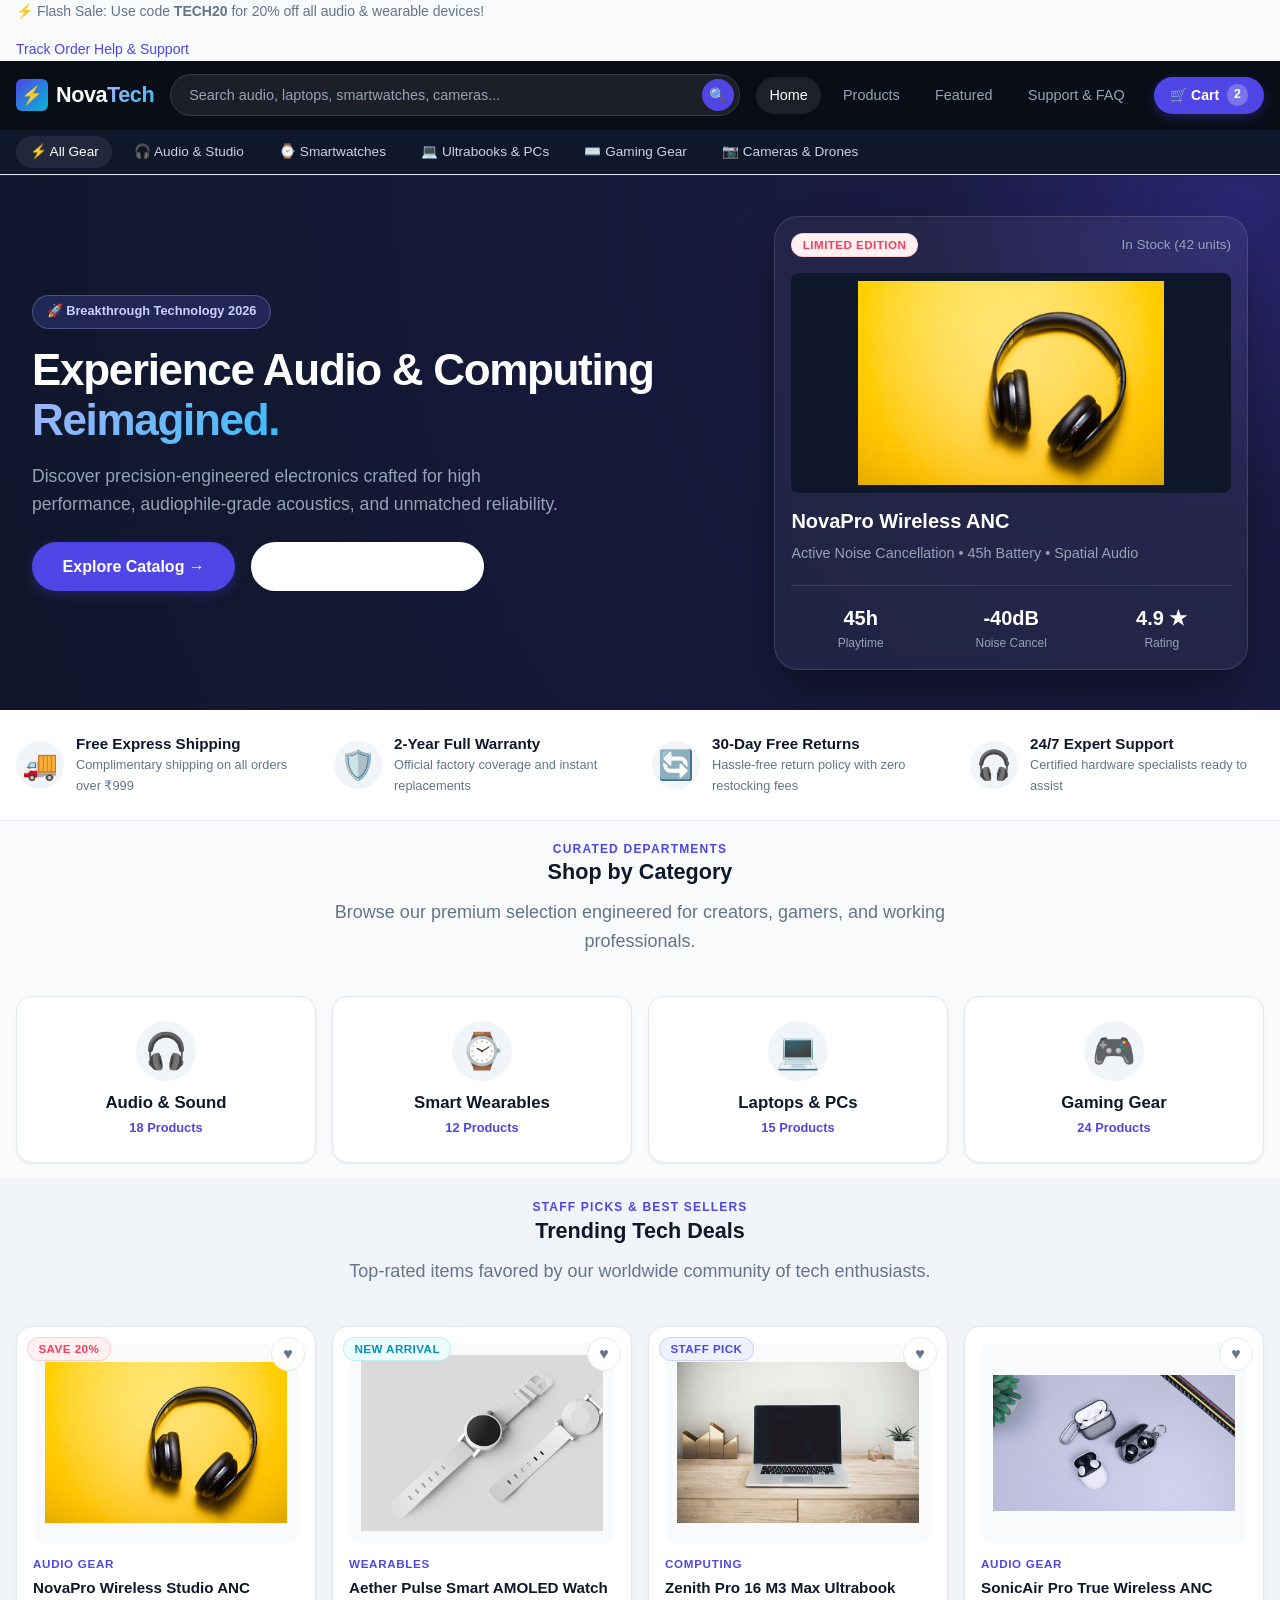
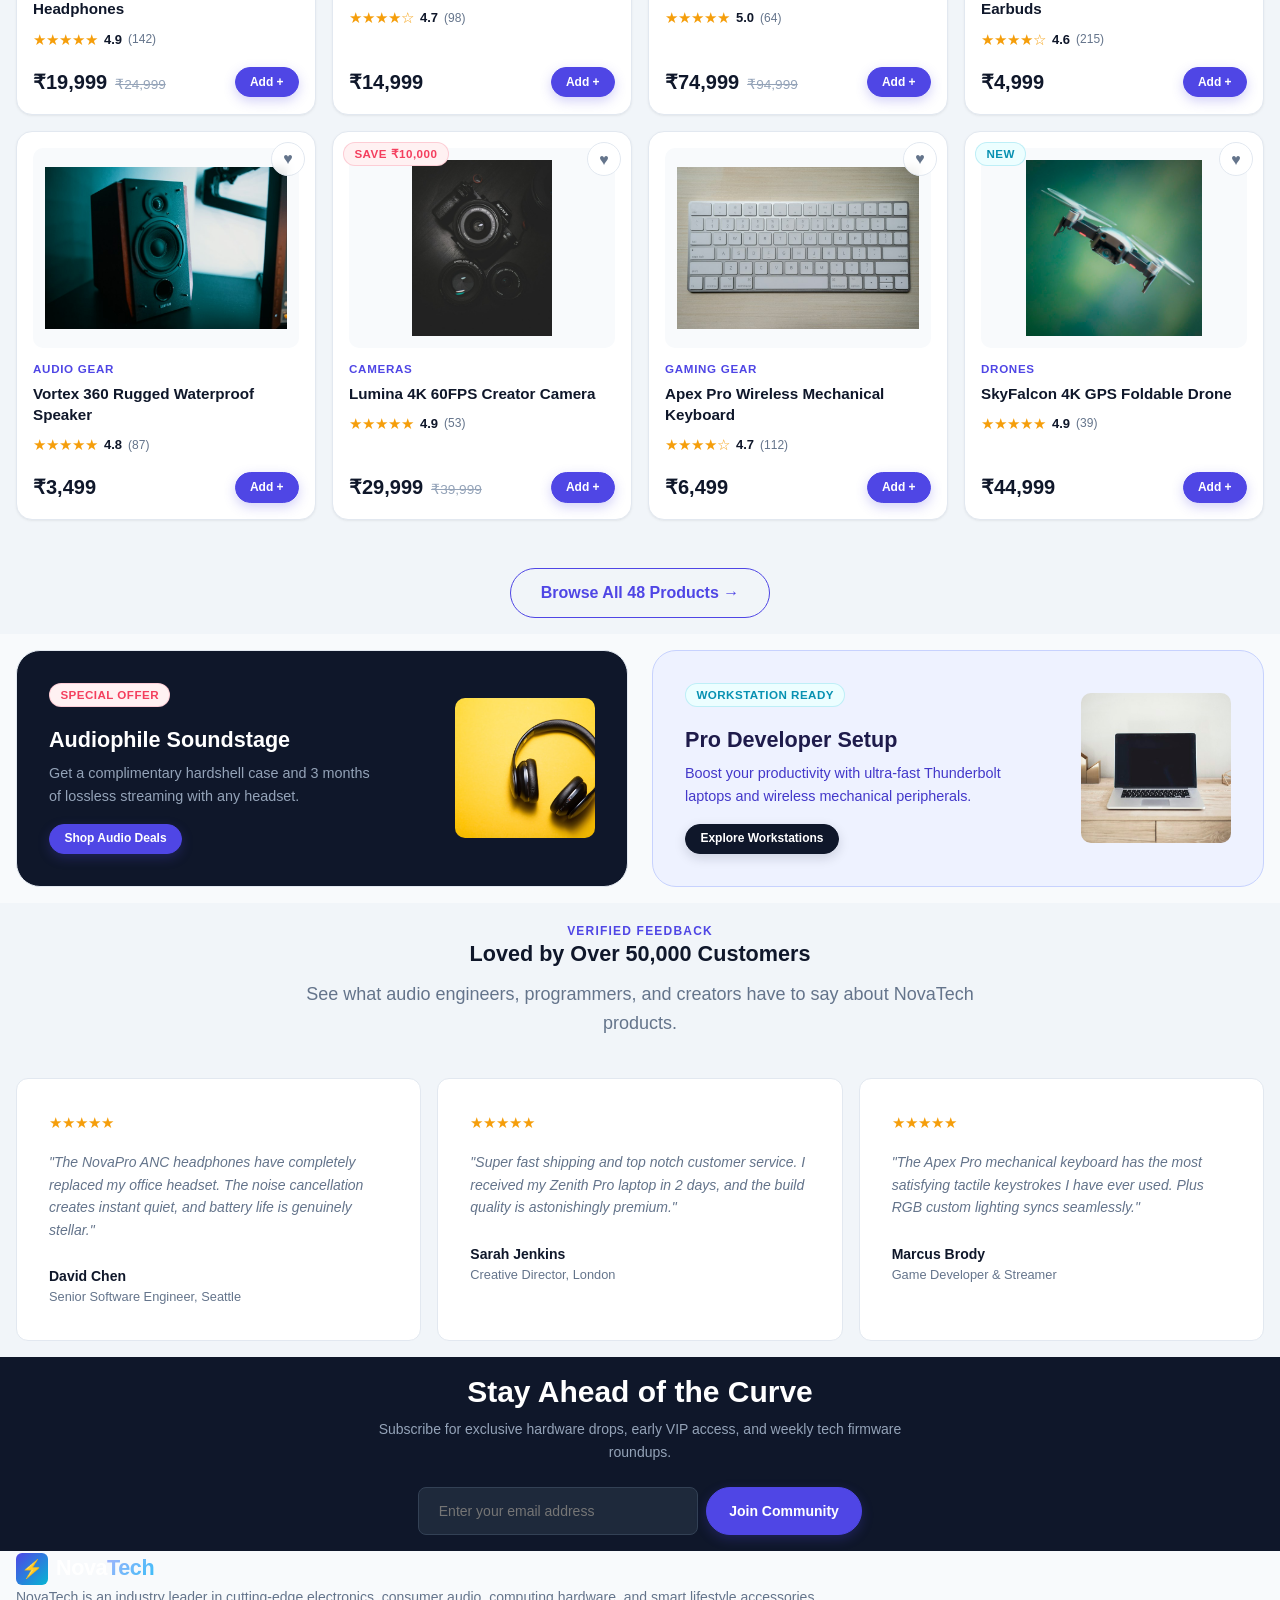
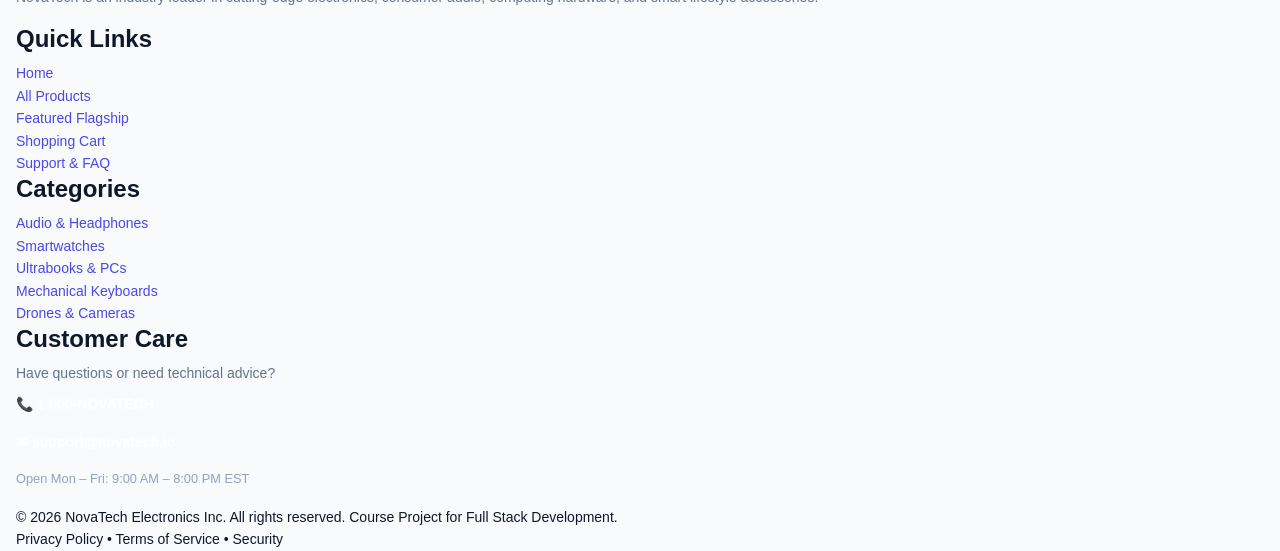
<file: index.html>
<!DOCTYPE html>
<html lang="en">
<head>
  <meta charset="UTF-8">
  <meta name="viewport" content="width=device-width, initial-scale=1.0">
  <meta name="description" content="NovaTech - Next-generation electronics, premium audio gear, laptops, and smart accessories. Fast shipping and 2-year warranty.">
  <title>NovaTech | Premium Electronics & Smart Tech Gear</title>
  
  <!-- CSS Stylesheets -->
  <link rel="stylesheet" href="css/variables.css">
  <link rel="stylesheet" href="css/base.css">
  <link rel="stylesheet" href="css/components.css">
  <link rel="stylesheet" href="css/layout.css">
  <link rel="stylesheet" href="css/responsive.css">
</head>
<body>

  <!-- Top Announcement Bar -->
  <div class="announcement-bar">
    <div class="container">
      <p class="announcement-text">⚡ Flash Sale: Use code <strong>TECH20</strong> for 20% off all audio & wearable devices!</p>
      <div class="announcement-links">
        <a href="contact.html">Track Order</a>
        <a href="contact.html">Help & Support</a>
      </div>
    </div>
  </div>

  <!-- Primary Amazon / Flipkart Multi-Tier Header -->
  <!-- Modern Tech Header -->
  <header class="site-header">
    <div class="nav-top-bar">
      <!-- Brand Logo -->
      <a href="index.html" class="brand-logo" aria-label="NovaTech Homepage">
        <div class="logo-icon">⚡</div>
        <span>Nova<span class="logo-accent">Tech</span></span>
      </a>

      <!-- Central Search Bar -->
      <form class="nav-search-bar" action="products.html" method="GET" role="search">
        <input type="search" name="q" class="nav-search-input" placeholder="Search audio, laptops, smartwatches, cameras..." aria-label="Search products">
        <button type="submit" class="nav-search-btn" aria-label="Submit search">🔍</button>
      </form>

      <!-- Navigation Links -->
      <nav class="nav-links-wrap">
        <a href="index.html" class="nav-link-btn active">Home</a>
        <a href="products.html" class="nav-link-btn">Products</a>
        <a href="product-detail.html" class="nav-link-btn">Featured</a>
        <a href="contact.html" class="nav-link-btn">Support & FAQ</a>
      </nav>

      <!-- Cart Pill -->
      <a href="cart.html" class="nav-cart-pill" aria-label="View shopping cart">
        <span>🛒 Cart</span>
        <span class="nav-cart-count-badge cart-count-badge">2</span>
      </a>
    </div>

    <!-- Category Ribbon -->
    <nav class="sub-nav-ribbon" aria-label="Category Navigation">
      <div class="sub-nav-container">
        <a href="products.html" class="sub-nav-link active">⚡ All Gear</a>
        <a href="products.html" class="sub-nav-link">🎧 Audio & Studio</a>
        <a href="products.html" class="sub-nav-link">⌚ Smartwatches</a>
        <a href="products.html" class="sub-nav-link">💻 Ultrabooks & PCs</a>
        <a href="products.html" class="sub-nav-link">⌨️ Gaming Gear</a>
        <a href="products.html" class="sub-nav-link">📷 Cameras & Drones</a>
      </div>
    </nav>
  </header>

  <!-- Main Landmark -->
  <main>
    <!-- Hero Banner Section -->
    <section class="hero-section">
      <div class="container hero-grid">
        <div class="hero-content">
          <div class="hero-tagline">🚀 Breakthrough Technology 2026</div>
          <h1 class="hero-title">Experience Audio & Computing <span class="highlight">Reimagined.</span></h1>
          <p class="hero-description">
            Discover precision-engineered electronics crafted for high performance, audiophile-grade acoustics, and unmatched reliability.
          </p>
          <div class="hero-buttons">
            <a href="products.html" class="btn btn-primary btn-lg">Explore Catalog &rarr;</a>
            <a href="product-detail.html" class="btn btn-outline btn-lg" style="color: #ffffff; border-color: rgba(255,255,255,0.4);">View Flagship Product</a>
          </div>
        </div>

        <div class="hero-visual">
          <div class="hero-banner-card">
            <div style="display: flex; justify-content: space-between; align-items: center; margin-bottom: 1rem;">
              <span class="badge badge-sale">Limited Edition</span>
              <span style="color: #94a3b8; font-size: 0.85rem;">In Stock (42 units)</span>
            </div>
            <img src="assets/images/headphones.jpg" alt="NovaPro Wireless ANC Headphones" style="max-height: 220px; width: 100%; border-radius: 8px; object-fit: contain; margin: 0 auto; display: block; background: #0f172a; padding: 8px;">
            <h3 style="color: #ffffff; margin-top: 1rem; font-size: 1.25rem;">NovaPro Wireless ANC</h3>
            <p style="color: #94a3b8; font-size: 0.9rem; margin-bottom: 0;">Active Noise Cancellation • 45h Battery • Spatial Audio</p>
            <div class="hero-stat-row">
              <div class="hero-stat-item">
                <div class="hero-stat-value">45h</div>
                <div class="hero-stat-label">Playtime</div>
              </div>
              <div class="hero-stat-item">
                <div class="hero-stat-value">-40dB</div>
                <div class="hero-stat-label">Noise Cancel</div>
              </div>
              <div class="hero-stat-item">
                <div class="hero-stat-value">4.9 ★</div>
                <div class="hero-stat-label">Rating</div>
              </div>
            </div>
          </div>
        </div>
      </div>
    </section>

    <!-- Value Propositions Strip -->
    <section class="features-strip" aria-label="Key Benefits">
      <div class="container features-grid">
        <div class="feature-box">
          <div class="feature-icon-wrap">🚚</div>
          <div>
            <h2 class="feature-title">Free Express Shipping</h2>
            <p class="feature-desc">Complimentary shipping on all orders over ₹999</p>
          </div>
        </div>

        <div class="feature-box">
          <div class="feature-icon-wrap">🛡️</div>
          <div>
            <h2 class="feature-title">2-Year Full Warranty</h2>
            <p class="feature-desc">Official factory coverage and instant replacements</p>
          </div>
        </div>

        <div class="feature-box">
          <div class="feature-icon-wrap">🔄</div>
          <div>
            <h2 class="feature-title">30-Day Free Returns</h2>
            <p class="feature-desc">Hassle-free return policy with zero restocking fees</p>
          </div>
        </div>

        <div class="feature-box">
          <div class="feature-icon-wrap">🎧</div>
          <div>
            <h2 class="feature-title">24/7 Expert Support</h2>
            <p class="feature-desc">Certified hardware specialists ready to assist</p>
          </div>
        </div>
      </div>
    </section>

    <!-- Featured Categories Section -->
    <section class="section" id="categories">
      <div class="container">
        <div class="section-title-wrap">
          <span class="section-subtitle">Curated Departments</span>
          <h2 class="section-title">Shop by Category</h2>
          <p class="section-desc">Browse our premium selection engineered for creators, gamers, and working professionals.</p>
        </div>

        <div class="grid grid-cols-4">
          <a href="products.html?category=audio" class="category-card">
            <div class="category-icon-box">🎧</div>
            <h3 class="category-title">Audio & Sound</h3>
            <span class="category-count">18 Products</span>
          </a>

          <a href="products.html?category=wearables" class="category-card">
            <div class="category-icon-box">⌚</div>
            <h3 class="category-title">Smart Wearables</h3>
            <span class="category-count">12 Products</span>
          </a>

          <a href="products.html?category=computing" class="category-card">
            <div class="category-icon-box">💻</div>
            <h3 class="category-title">Laptops & PCs</h3>
            <span class="category-count">15 Products</span>
          </a>

          <a href="products.html?category=accessories" class="category-card">
            <div class="category-icon-box">🎮</div>
            <h3 class="category-title">Gaming Gear</h3>
            <span class="category-count">24 Products</span>
          </a>
        </div>
      </div>
    </section>

    <!-- Trending Products Grid -->
    <section class="section" style="background-color: var(--color-bg-subtle);" id="trending">
      <div class="container">
        <div class="section-title-wrap">
          <span class="section-subtitle">Staff Picks & Best Sellers</span>
          <h2 class="section-title">Trending Tech Deals</h2>
          <p class="section-desc">Top-rated items favored by our worldwide community of tech enthusiasts.</p>
        </div>

        <div class="grid grid-cols-4">
          <!-- Product Card 1 -->
          <article class="product-card">
            <span class="badge badge-sale product-card-badge">Save 20%</span>
            <button class="product-card-wishlist" aria-label="Save to wishlist">♥</button>
            <div class="product-card-img-wrap">
              <img src="assets/images/headphones.jpg" alt="NovaPro Wireless Studio Headphones" class="product-card-img">
            </div>
            <div class="product-card-body">
              <span class="product-card-category">Audio Gear</span>
              <h3 class="product-card-title"><a href="product-detail.html">NovaPro Wireless Studio ANC Headphones</a></h3>
              <div class="rating product-card-rating">
                <span class="rating-stars">★★★★★</span>
                <span class="rating-score">4.9</span>
                <span class="rating-count">(142)</span>
              </div>
              <div class="product-card-footer">
                <div class="product-price-wrap">
                  <span class="product-current-price">₹19,999</span>
                  <span class="product-original-price">₹24,999</span>
                </div>
                <button class="btn btn-sm btn-primary add-to-cart-btn" data-name="NovaPro Wireless Headphones">Add +</button>
              </div>
            </div>
          </article>

          <!-- Product Card 2 -->
          <article class="product-card">
            <span class="badge badge-new product-card-badge">New Arrival</span>
            <button class="product-card-wishlist" aria-label="Save to wishlist">♥</button>
            <div class="product-card-img-wrap">
              <img src="assets/images/smartwatch.jpg" alt="Aether Pulse Smart Fitness Watch" class="product-card-img">
            </div>
            <div class="product-card-body">
              <span class="product-card-category">Wearables</span>
              <h3 class="product-card-title"><a href="product-detail.html">Aether Pulse Smart AMOLED Watch</a></h3>
              <div class="rating product-card-rating">
                <span class="rating-stars">★★★★☆</span>
                <span class="rating-score">4.7</span>
                <span class="rating-count">(98)</span>
              </div>
              <div class="product-card-footer">
                <div class="product-price-wrap">
                  <span class="product-current-price">₹14,999</span>
                </div>
                <button class="btn btn-sm btn-primary add-to-cart-btn" data-name="Aether Pulse Smartwatch">Add +</button>
              </div>
            </div>
          </article>

          <!-- Product Card 3 -->
          <article class="product-card">
            <span class="badge badge-primary product-card-badge">Staff Pick</span>
            <button class="product-card-wishlist" aria-label="Save to wishlist">♥</button>
            <div class="product-card-img-wrap">
              <img src="assets/images/laptop.jpg" alt="Zenith Pro 16 Ultrabook" class="product-card-img">
            </div>
            <div class="product-card-body">
              <span class="product-card-category">Computing</span>
              <h3 class="product-card-title"><a href="product-detail.html">Zenith Pro 16 M3 Max Ultrabook</a></h3>
              <div class="rating product-card-rating">
                <span class="rating-stars">★★★★★</span>
                <span class="rating-score">5.0</span>
                <span class="rating-count">(64)</span>
              </div>
              <div class="product-card-footer">
                <div class="product-price-wrap">
                  <span class="product-current-price">₹74,999</span>
                  <span class="product-original-price">₹94,999</span>
                </div>
                <button class="btn btn-sm btn-primary add-to-cart-btn" data-name="Zenith Pro 16 Ultrabook">Add +</button>
              </div>
            </div>
          </article>

          <!-- Product Card 4 -->
          <article class="product-card">
            <button class="product-card-wishlist" aria-label="Save to wishlist">♥</button>
            <div class="product-card-img-wrap">
              <img src="assets/images/earbuds.jpg" alt="SonicAir Pro True Wireless Earbuds" class="product-card-img">
            </div>
            <div class="product-card-body">
              <span class="product-card-category">Audio Gear</span>
              <h3 class="product-card-title"><a href="product-detail.html">SonicAir Pro True Wireless ANC Earbuds</a></h3>
              <div class="rating product-card-rating">
                <span class="rating-stars">★★★★☆</span>
                <span class="rating-score">4.6</span>
                <span class="rating-count">(215)</span>
              </div>
              <div class="product-card-footer">
                <div class="product-price-wrap">
                  <span class="product-current-price">₹4,999</span>
                </div>
                <button class="btn btn-sm btn-primary add-to-cart-btn" data-name="SonicAir Pro Earbuds">Add +</button>
              </div>
            </div>
          </article>

          <!-- Product Card 5 -->
          <article class="product-card">
            <button class="product-card-wishlist" aria-label="Save to wishlist">♥</button>
            <div class="product-card-img-wrap">
              <img src="assets/images/speaker.jpg" alt="Vortex 360 Waterproof Bluetooth Speaker" class="product-card-img">
            </div>
            <div class="product-card-body">
              <span class="product-card-category">Audio Gear</span>
              <h3 class="product-card-title"><a href="product-detail.html">Vortex 360 Rugged Waterproof Speaker</a></h3>
              <div class="rating product-card-rating">
                <span class="rating-stars">★★★★★</span>
                <span class="rating-score">4.8</span>
                <span class="rating-count">(87)</span>
              </div>
              <div class="product-card-footer">
                <div class="product-price-wrap">
                  <span class="product-current-price">₹3,499</span>
                </div>
                <button class="btn btn-sm btn-primary add-to-cart-btn" data-name="Vortex 360 Speaker">Add +</button>
              </div>
            </div>
          </article>

          <!-- Product Card 6 -->
          <article class="product-card">
            <span class="badge badge-sale product-card-badge">Save ₹10,000</span>
            <button class="product-card-wishlist" aria-label="Save to wishlist">♥</button>
            <div class="product-card-img-wrap">
              <img src="assets/images/camera.jpg" alt="Lumina 4K Vlogging Mirrorless Camera" class="product-card-img">
            </div>
            <div class="product-card-body">
              <span class="product-card-category">Cameras</span>
              <h3 class="product-card-title"><a href="product-detail.html">Lumina 4K 60FPS Creator Camera</a></h3>
              <div class="rating product-card-rating">
                <span class="rating-stars">★★★★★</span>
                <span class="rating-score">4.9</span>
                <span class="rating-count">(53)</span>
              </div>
              <div class="product-card-footer">
                <div class="product-price-wrap">
                  <span class="product-current-price">₹29,999</span>
                  <span class="product-original-price">₹39,999</span>
                </div>
                <button class="btn btn-sm btn-primary add-to-cart-btn" data-name="Lumina 4K Camera">Add +</button>
              </div>
            </div>
          </article>

          <!-- Product Card 7 -->
          <article class="product-card">
            <button class="product-card-wishlist" aria-label="Save to wishlist">♥</button>
            <div class="product-card-img-wrap">
              <img src="assets/images/keyboard.jpg" alt="Apex Pro RGB Mechanical Keyboard" class="product-card-img">
            </div>
            <div class="product-card-body">
              <span class="product-card-category">Gaming Gear</span>
              <h3 class="product-card-title"><a href="product-detail.html">Apex Pro Wireless Mechanical Keyboard</a></h3>
              <div class="rating product-card-rating">
                <span class="rating-stars">★★★★☆</span>
                <span class="rating-score">4.7</span>
                <span class="rating-count">(112)</span>
              </div>
              <div class="product-card-footer">
                <div class="product-price-wrap">
                  <span class="product-current-price">₹6,499</span>
                </div>
                <button class="btn btn-sm btn-primary add-to-cart-btn" data-name="Apex Pro Keyboard">Add +</button>
              </div>
            </div>
          </article>

          <!-- Product Card 8 -->
          <article class="product-card">
            <span class="badge badge-new product-card-badge">New</span>
            <button class="product-card-wishlist" aria-label="Save to wishlist">♥</button>
            <div class="product-card-img-wrap">
              <img src="assets/images/drone.jpg" alt="SkyFalcon 4K GPS Aerial Drone" class="product-card-img">
            </div>
            <div class="product-card-body">
              <span class="product-card-category">Drones</span>
              <h3 class="product-card-title"><a href="product-detail.html">SkyFalcon 4K GPS Foldable Drone</a></h3>
              <div class="rating product-card-rating">
                <span class="rating-stars">★★★★★</span>
                <span class="rating-score">4.9</span>
                <span class="rating-count">(39)</span>
              </div>
              <div class="product-card-footer">
                <div class="product-price-wrap">
                  <span class="product-current-price">₹44,999</span>
                </div>
                <button class="btn btn-sm btn-primary add-to-cart-btn" data-name="SkyFalcon 4K Drone">Add +</button>
              </div>
            </div>
          </article>
        </div>

        <div style="text-align: center; margin-top: 3rem;">
          <a href="products.html" class="btn btn-outline-primary btn-lg">Browse All 48 Products &rarr;</a>
        </div>
      </div>
    </section>

    <!-- Promotional Dual Banners -->
    <section class="section">
      <div class="container">
        <div class="promo-banners-grid">
          <div class="promo-card dark">
            <div style="max-width: 60%;">
              <span class="badge badge-sale" style="margin-bottom: 0.75rem;">Special Offer</span>
              <h3>Audiophile Soundstage</h3>
              <p>Get a complimentary hardshell case and 3 months of lossless streaming with any headset.</p>
              <a href="products.html?category=audio" class="btn btn-primary btn-sm" style="margin-top: 1rem;">Shop Audio Deals</a>
            </div>
            <img src="assets/images/headphones.jpg" alt="Audio Deal" style="width: 140px; height: 140px; object-fit: cover; border-radius: 10px;">
          </div>

          <div class="promo-card accent">
            <div style="max-width: 60%;">
              <span class="badge badge-new" style="margin-bottom: 0.75rem;">Workstation Ready</span>
              <h3>Pro Developer Setup</h3>
              <p>Boost your productivity with ultra-fast Thunderbolt laptops and wireless mechanical peripherals.</p>
              <a href="products.html?category=computing" class="btn btn-secondary btn-sm" style="margin-top: 1rem;">Explore Workstations</a>
            </div>
            <img src="assets/images/laptop.jpg" alt="Laptop Deal" style="width: 150px; height: 150px; object-fit: cover; border-radius: 10px;">
          </div>
        </div>
      </div>
    </section>

    <!-- Testimonials Section -->
    <section class="section" style="background-color: var(--color-bg-subtle);">
      <div class="container">
        <div class="section-title-wrap">
          <span class="section-subtitle">Verified Feedback</span>
          <h2 class="section-title">Loved by Over 50,000 Customers</h2>
          <p class="section-desc">See what audio engineers, programmers, and creators have to say about NovaTech products.</p>
        </div>

        <div class="grid grid-cols-3">
          <div style="background: #ffffff; padding: 2rem; border-radius: 12px; border: 1px solid var(--color-border);">
            <div class="rating-stars" style="margin-bottom: 1rem;">★★★★★</div>
            <p style="font-style: italic; margin-bottom: 1.5rem;">"The NovaPro ANC headphones have completely replaced my office headset. The noise cancellation creates instant quiet, and battery life is genuinely stellar."</p>
            <div>
              <strong>David Chen</strong>
              <div style="font-size: 0.8rem; color: #64748b;">Senior Software Engineer, Seattle</div>
            </div>
          </div>

          <div style="background: #ffffff; padding: 2rem; border-radius: 12px; border: 1px solid var(--color-border);">
            <div class="rating-stars" style="margin-bottom: 1rem;">★★★★★</div>
            <p style="font-style: italic; margin-bottom: 1.5rem;">"Super fast shipping and top notch customer service. I received my Zenith Pro laptop in 2 days, and the build quality is astonishingly premium."</p>
            <div>
              <strong>Sarah Jenkins</strong>
              <div style="font-size: 0.8rem; color: #64748b;">Creative Director, London</div>
            </div>
          </div>

          <div style="background: #ffffff; padding: 2rem; border-radius: 12px; border: 1px solid var(--color-border);">
            <div class="rating-stars" style="margin-bottom: 1rem;">★★★★★</div>
            <p style="font-style: italic; margin-bottom: 1.5rem;">"The Apex Pro mechanical keyboard has the most satisfying tactile keystrokes I have ever used. Plus RGB custom lighting syncs seamlessly."</p>
            <div>
              <strong>Marcus Brody</strong>
              <div style="font-size: 0.8rem; color: #64748b;">Game Developer & Streamer</div>
            </div>
          </div>
        </div>
      </div>
    </section>

    <!-- Newsletter Subscription Strip -->
    <section class="section" style="background-color: var(--color-secondary); color: #ffffff; text-align: center;">
      <div class="container" style="max-width: 600px;">
        <h2 style="color: #ffffff; margin-bottom: 0.5rem;">Stay Ahead of the Curve</h2>
        <p style="color: #94a3b8; margin-bottom: 1.5rem;">Subscribe for exclusive hardware drops, early VIP access, and weekly tech firmware roundups.</p>
        <form style="display: flex; gap: 0.5rem; flex-wrap: wrap; justify-content: center;" onsubmit="event.preventDefault(); showToast('✓ Thank you for subscribing to NovaTech updates!');">
          <label for="newsletter-email" class="sr-only">Your email address</label>
          <input type="email" id="newsletter-email" required placeholder="Enter your email address" style="padding: 0.75rem 1.25rem; border-radius: 8px; border: 1px solid #334155; background: #1e293b; color: #ffffff; min-width: 280px;">
          <button type="submit" class="btn btn-primary">Join Community</button>
        </form>
      </div>
    </section>
  </main>

  <!-- Site Footer -->
  <footer class="site-footer">
    <div class="container">
      <div class="footer-top-grid">
        <div class="footer-brand">
          <a href="index.html" class="brand-logo" style="color: #ffffff;">
            <span class="logo-icon">⚡</span>
            <span>Nova<span class="logo-accent">Tech</span></span>
          </a>
          <p>NovaTech is an industry leader in cutting-edge electronics, consumer audio, computing hardware, and smart lifestyle accessories.</p>
        </div>

        <div>
          <h3 class="footer-title">Quick Links</h3>
          <ul class="footer-links">
            <li><a href="index.html">Home</a></li>
            <li><a href="products.html">All Products</a></li>
            <li><a href="product-detail.html">Featured Flagship</a></li>
            <li><a href="cart.html">Shopping Cart</a></li>
            <li><a href="contact.html">Support & FAQ</a></li>
          </ul>
        </div>

        <div>
          <h3 class="footer-title">Categories</h3>
          <ul class="footer-links">
            <li><a href="products.html?category=audio">Audio & Headphones</a></li>
            <li><a href="products.html?category=wearables">Smartwatches</a></li>
            <li><a href="products.html?category=computing">Ultrabooks & PCs</a></li>
            <li><a href="products.html?category=accessories">Mechanical Keyboards</a></li>
            <li><a href="products.html">Drones & Cameras</a></li>
          </ul>
        </div>

        <div>
          <h3 class="footer-title">Customer Care</h3>
          <p style="font-size: 0.875rem; margin-bottom: 0.5rem;">Have questions or need technical advice?</p>
          <p style="font-size: 0.875rem; color: #ffffff; font-weight: 600;">📞 1-800-NOVATECH</p>
          <p style="font-size: 0.875rem; color: #ffffff; font-weight: 600;">✉ support@novatech.io</p>
          <p style="font-size: 0.8rem; color: #94a3b8; margin-top: 0.5rem;">Open Mon – Fri: 9:00 AM – 8:00 PM EST</p>
        </div>
      </div>

      <div class="footer-bottom">
        <div>&copy; 2026 NovaTech Electronics Inc. All rights reserved. Course Project for Full Stack Development.</div>
        <div>
          <span>Privacy Policy</span> • <span>Terms of Service</span> • <span>Security</span>
        </div>
      </div>
    </div>
  </footer>

  <!-- UI Script -->
  <script src="js/main.js"></script>
</body>
</html>
</file>
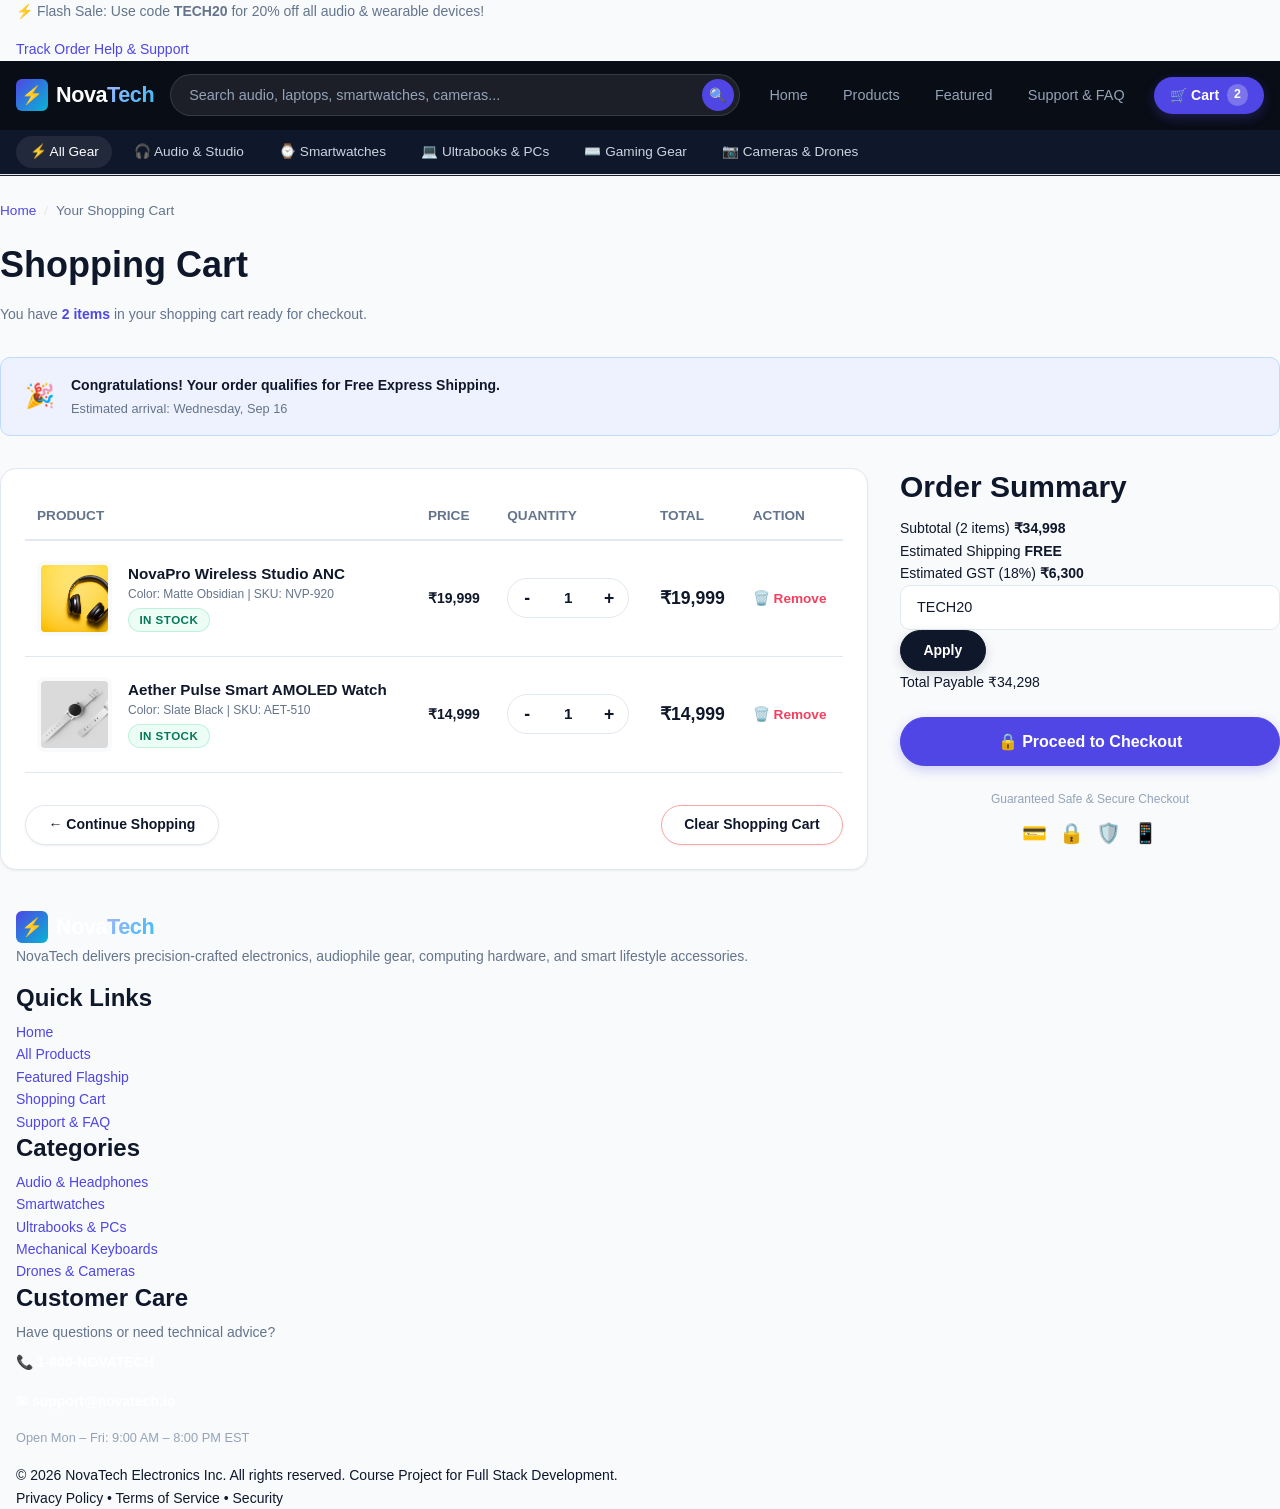
<file: cart.html>
<!DOCTYPE html>
<html lang="en">
<head>
  <meta charset="UTF-8">
  <meta name="viewport" content="width=device-width, initial-scale=1.0">
  <meta name="description" content="Review your shopping cart, apply coupon codes, and proceed to secure checkout on NovaTech.">
  <title>Shopping Cart (2 Items) | NovaTech Electronics</title>
  
  <link rel="stylesheet" href="css/variables.css">
  <link rel="stylesheet" href="css/base.css">
  <link rel="stylesheet" href="css/components.css">
  <link rel="stylesheet" href="css/layout.css">
  <link rel="stylesheet" href="css/responsive.css">
</head>
<body>

  <!-- Top Announcement Bar -->
  <div class="announcement-bar">
    <div class="container">
      <p class="announcement-text">⚡ Flash Sale: Use code <strong>TECH20</strong> for 20% off all audio & wearable devices!</p>
      <div class="announcement-links">
        <a href="contact.html">Track Order</a>
        <a href="contact.html">Help & Support</a>
      </div>
    </div>
  </div>

  <!-- Modern Tech Header -->
  <header class="site-header">
    <div class="nav-top-bar">
      <!-- Brand Logo -->
      <a href="index.html" class="brand-logo" aria-label="NovaTech Homepage">
        <div class="logo-icon">⚡</div>
        <span>Nova<span class="logo-accent">Tech</span></span>
      </a>

      <!-- Central Search Bar -->
      <form class="nav-search-bar" action="products.html" method="GET" role="search">
        <input type="search" name="q" class="nav-search-input" placeholder="Search audio, laptops, smartwatches, cameras..." aria-label="Search products">
        <button type="submit" class="nav-search-btn" aria-label="Submit search">🔍</button>
      </form>

      <!-- Navigation Links -->
      <nav class="nav-links-wrap">
        <a href="index.html" class="nav-link-btn">Home</a>
        <a href="products.html" class="nav-link-btn">Products</a>
        <a href="product-detail.html" class="nav-link-btn">Featured</a>
        <a href="contact.html" class="nav-link-btn">Support & FAQ</a>
      </nav>

      <!-- Cart Pill -->
      <a href="cart.html" class="nav-cart-pill" aria-label="View shopping cart">
        <span>🛒 Cart</span>
        <span class="nav-cart-count-badge cart-count-badge">2</span>
      </a>
    </div>

    <!-- Category Ribbon -->
    <nav class="sub-nav-ribbon" aria-label="Category Navigation">
      <div class="sub-nav-container">
        <a href="products.html" class="sub-nav-link active">⚡ All Gear</a>
        <a href="products.html" class="sub-nav-link">🎧 Audio & Studio</a>
        <a href="products.html" class="sub-nav-link">⌚ Smartwatches</a>
        <a href="products.html" class="sub-nav-link">💻 Ultrabooks & PCs</a>
        <a href="products.html" class="sub-nav-link">⌨️ Gaming Gear</a>
        <a href="products.html" class="sub-nav-link">📷 Cameras & Drones</a>
      </div>
    </nav>
  </header>

  <!-- Main Landmark -->
  <main class="container section" style="padding-top: var(--space-6);">
    <!-- Breadcrumb -->
    <nav class="breadcrumb" aria-label="Breadcrumb navigation">
      <span class="breadcrumb-item"><a href="index.html">Home</a></span>
      <span class="breadcrumb-separator">/</span>
      <span class="breadcrumb-item active" aria-current="page">Your Shopping Cart</span>
    </nav>

    <!-- Page Title -->
    <div style="margin-bottom: var(--space-8);">
      <h1>Shopping Cart</h1>
      <p>You have <strong style="color: var(--color-primary);">2 items</strong> in your shopping cart ready for checkout.</p>
    </div>

    <!-- Free Shipping Progress Tracker Banner -->
    <div style="background-color: var(--color-primary-light); border: 1px solid #bfdbfe; border-radius: var(--radius-md); padding: 1rem 1.5rem; margin-bottom: 2rem; display: flex; align-items: center; gap: 1rem;">
      <span style="font-size: 1.5rem;">🎉</span>
      <div>
        <p style="margin-bottom: 0; font-weight: 600; color: var(--color-secondary);">
          Congratulations! Your order qualifies for <strong>Free Express Shipping</strong>.
        </p>
        <span style="font-size: 0.8rem; color: var(--color-text-muted);">Estimated arrival: Wednesday, Sep 16</span>
      </div>
    </div>

    <!-- Cart Layout (Grid: Table + Summary) -->
    <div class="cart-layout">
      <!-- Left: Line Items List -->
      <div class="cart-items-card">
        <table class="cart-table">
          <thead>
            <tr>
              <th>Product</th>
              <th>Price</th>
              <th>Quantity</th>
              <th>Total</th>
              <th>Action</th>
            </tr>
          </thead>
          <tbody>
            <!-- Cart Row 1 -->
            <tr>
              <td class="cart-product-td" data-label="Product">
                <div class="cart-product-cell">
                  <img src="assets/images/headphones.jpg" alt="NovaPro Wireless ANC Headphones" class="cart-thumb" style="object-fit: cover; border-radius: 8px;">
                  <div>
                    <h2 class="cart-product-name"><a href="product-detail.html">NovaPro Wireless Studio ANC</a></h2>
                    <div class="cart-product-sku">Color: Matte Obsidian | SKU: NVP-920</div>
                    <span class="badge badge-success" style="margin-top: 4px;">In Stock</span>
                  </div>
                </div>
              </td>
              <td data-label="Price">
                <strong style="color: var(--color-secondary);">₹19,999</strong>
              </td>
              <td data-label="Quantity">
                <div class="quantity-stepper">
                  <button class="stepper-btn stepper-dec" aria-label="Decrease quantity">-</button>
                  <input type="text" class="stepper-input" value="1" readonly aria-label="Quantity">
                  <button class="stepper-btn stepper-inc" aria-label="Increase quantity">+</button>
                </div>
              </td>
              <td data-label="Total">
                <strong style="font-size: 1.1rem; color: var(--color-secondary);">₹19,999</strong>
              </td>
              <td data-label="Action">
                <button class="cart-remove-btn" onclick="showToast('Removed NovaPro Headphones from cart'); this.closest('tr').remove();" aria-label="Remove item">
                  🗑️ Remove
                </button>
              </td>
            </tr>

            <!-- Cart Row 2 -->
            <tr>
              <td class="cart-product-td" data-label="Product">
                <div class="cart-product-cell">
                  <img src="assets/images/smartwatch.jpg" alt="Aether Pulse Smart AMOLED Watch" class="cart-thumb" style="object-fit: cover; border-radius: 8px;">
                  <div>
                    <h2 class="cart-product-name"><a href="product-detail.html">Aether Pulse Smart AMOLED Watch</a></h2>
                    <div class="cart-product-sku">Color: Slate Black | SKU: AET-510</div>
                    <span class="badge badge-success" style="margin-top: 4px;">In Stock</span>
                  </div>
                </div>
              </td>
              <td data-label="Price">
                <strong style="color: var(--color-secondary);">₹14,999</strong>
              </td>
              <td data-label="Quantity">
                <div class="quantity-stepper">
                  <button class="stepper-btn stepper-dec" aria-label="Decrease quantity">-</button>
                  <input type="text" class="stepper-input" value="1" readonly aria-label="Quantity">
                  <button class="stepper-btn stepper-inc" aria-label="Increase quantity">+</button>
                </div>
              </td>
              <td data-label="Total">
                <strong style="font-size: 1.1rem; color: var(--color-secondary);">₹14,999</strong>
              </td>
              <td data-label="Action">
                <button class="cart-remove-btn" onclick="showToast('Removed Aether Watch from cart'); this.closest('tr').remove();" aria-label="Remove item">
                  🗑️ Remove
                </button>
              </td>
            </tr>
          </tbody>
        </table>

        <!-- Cart Table Actions -->
        <div style="display: flex; justify-content: space-between; align-items: center; margin-top: 2rem; flex-wrap: wrap; gap: 1rem;">
          <a href="products.html" class="btn btn-outline">&larr; Continue Shopping</a>
          <button class="btn btn-outline" style="color: var(--color-danger); border-color: #fca5a5;" onclick="showToast('Cart cleared!'); document.querySelector('.cart-table tbody').innerHTML = '<tr><td colspan=5 style=text-align:center;padding:2rem;>Your cart is empty.</td></tr>';">
            Clear Shopping Cart
          </button>
        </div>
      </div>

      <!-- Right: Order Summary -->
      <aside class="order-summary-card" aria-label="Order summary">
        <h2 class="summary-title">Order Summary</h2>

        <div class="summary-line-item">
          <span>Subtotal (2 items)</span>
          <strong style="color: var(--color-secondary);">₹34,998</strong>
        </div>

        <div class="summary-line-item">
          <span>Estimated Shipping</span>
          <strong style="color: var(--color-success);">FREE</strong>
        </div>

        <div class="summary-line-item">
          <span>Estimated GST (18%)</span>
          <strong>₹6,300</strong>
        </div>

        <!-- Promo Code Input -->
        <div class="promo-input-group">
          <label for="promo-code" class="sr-only">Promo or Coupon Code</label>
          <input type="text" id="promo-code" class="form-control" placeholder="Promo code (e.g. TECH20)" value="TECH20" style="text-transform: uppercase;">
          <button class="btn btn-secondary" onclick="showToast('Promo code TECH20 applied: -₹7,000 saved!')">Apply</button>
        </div>

        <div class="summary-line-item total">
          <span>Total Payable</span>
          <span>₹34,298</span>
        </div>

        <button class="btn btn-primary btn-block btn-lg" style="margin-top: 1.5rem;" onclick="showToast('Proceeding to encrypted payment gateway...')">
          🔒 Proceed to Checkout
        </button>

        <div style="margin-top: 1.5rem; text-align: center;">
          <p style="font-size: 0.75rem; color: var(--color-text-light); margin-bottom: 0.5rem;">Guaranteed Safe & Secure Checkout</p>
          <div style="display: flex; justify-content: center; gap: 0.75rem; font-size: 1.25rem;">
            <span>💳</span>
            <span>🔒</span>
            <span>🛡️</span>
            <span>📱</span>
          </div>
        </div>
      </aside>
    </div>
  </main>

  <!-- Site Footer -->
  <footer class="site-footer">
    <div class="container">
      <div class="footer-top-grid">
        <div class="footer-brand">
          <a href="index.html" class="brand-logo" style="color: #ffffff;">
            <span class="logo-icon">⚡</span>
            <span>Nova<span class="logo-accent">Tech</span></span>
          </a>
          <p>NovaTech delivers precision-crafted electronics, audiophile gear, computing hardware, and smart lifestyle accessories.</p>
        </div>

        <div>
          <h3 class="footer-title">Quick Links</h3>
          <ul class="footer-links">
            <li><a href="index.html">Home</a></li>
            <li><a href="products.html">All Products</a></li>
            <li><a href="product-detail.html">Featured Flagship</a></li>
            <li><a href="cart.html">Shopping Cart</a></li>
            <li><a href="contact.html">Support & FAQ</a></li>
          </ul>
        </div>

        <div>
          <h3 class="footer-title">Categories</h3>
          <ul class="footer-links">
            <li><a href="products.html?category=audio">Audio & Headphones</a></li>
            <li><a href="products.html?category=wearables">Smartwatches</a></li>
            <li><a href="products.html?category=computing">Ultrabooks & PCs</a></li>
            <li><a href="products.html?category=accessories">Mechanical Keyboards</a></li>
            <li><a href="products.html">Drones & Cameras</a></li>
          </ul>
        </div>

        <div>
          <h3 class="footer-title">Customer Care</h3>
          <p style="font-size: 0.875rem; margin-bottom: 0.5rem;">Have questions or need technical advice?</p>
          <p style="font-size: 0.875rem; color: #ffffff; font-weight: 600;">📞 1-800-NOVATECH</p>
          <p style="font-size: 0.875rem; color: #ffffff; font-weight: 600;">✉ support@novatech.io</p>
          <p style="font-size: 0.8rem; color: #94a3b8; margin-top: 0.5rem;">Open Mon – Fri: 9:00 AM – 8:00 PM EST</p>
        </div>
      </div>

      <div class="footer-bottom">
        <div>&copy; 2026 NovaTech Electronics Inc. All rights reserved. Course Project for Full Stack Development.</div>
        <div>
          <span>Privacy Policy</span> • <span>Terms of Service</span> • <span>Security</span>
        </div>
      </div>
    </div>
  </footer>

  <script src="js/main.js"></script>
</body>
</html>
</file>
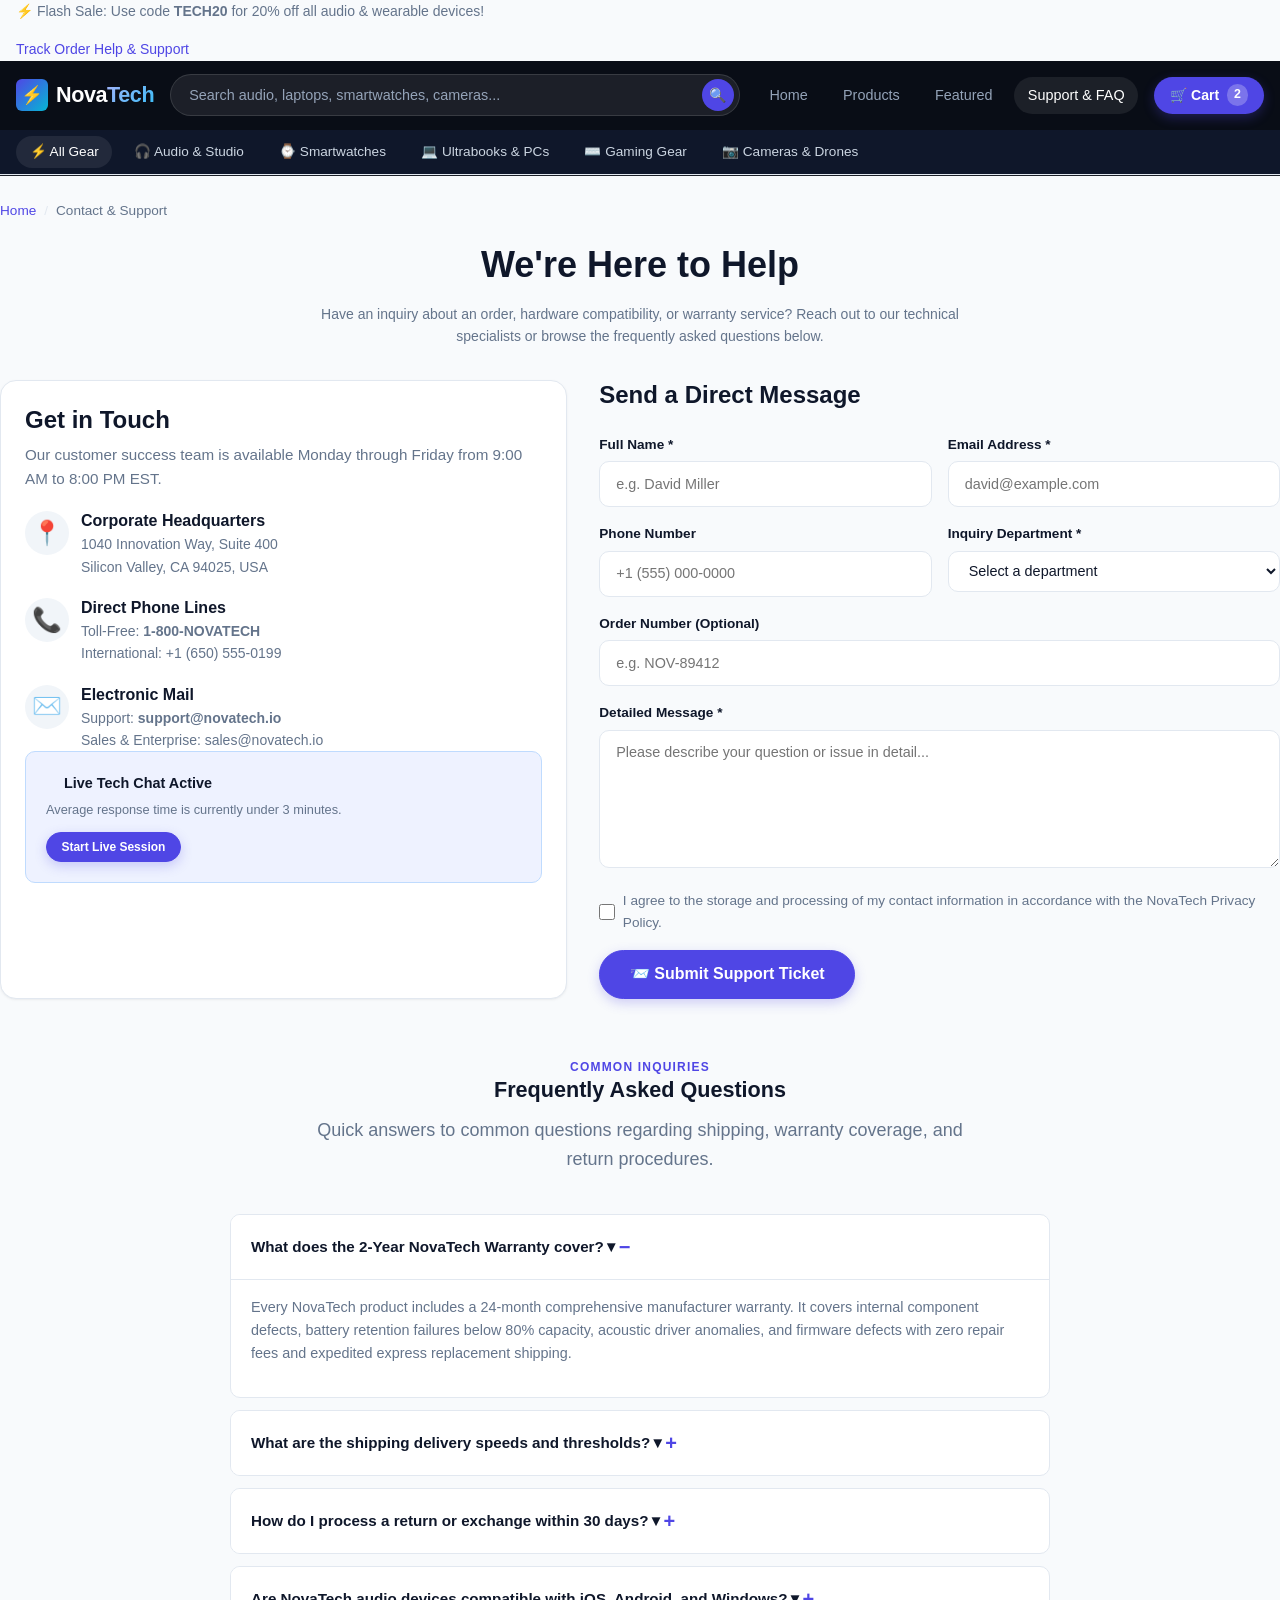
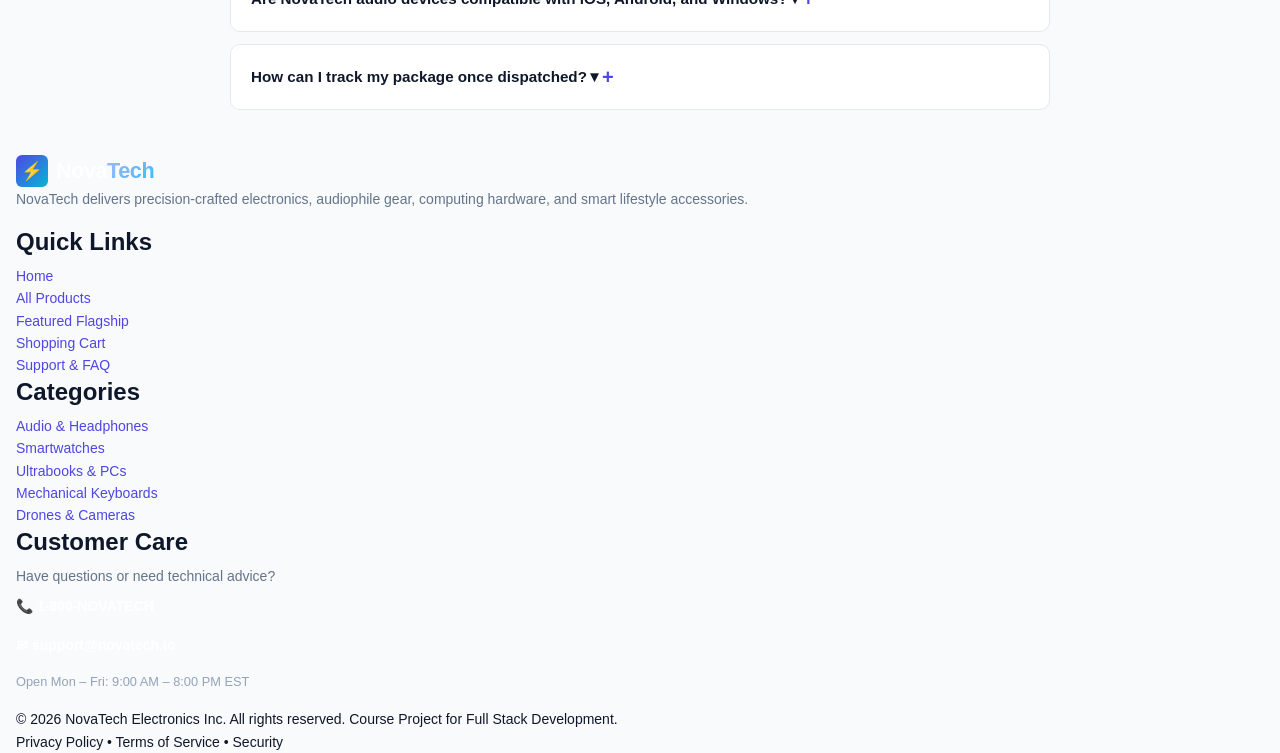
<file: contact.html>
<!DOCTYPE html>
<html lang="en">
<head>
  <meta charset="UTF-8">
  <meta name="viewport" content="width=device-width, initial-scale=1.0">
  <meta name="description" content="Contact NovaTech customer service, hardware support team, and browse frequently asked questions.">
  <title>Contact & Customer Support | NovaTech Electronics</title>
  
  <link rel="stylesheet" href="css/variables.css">
  <link rel="stylesheet" href="css/base.css">
  <link rel="stylesheet" href="css/components.css">
  <link rel="stylesheet" href="css/layout.css">
  <link rel="stylesheet" href="css/responsive.css">
</head>
<body>

  <!-- Top Announcement Bar -->
  <div class="announcement-bar">
    <div class="container">
      <p class="announcement-text">⚡ Flash Sale: Use code <strong>TECH20</strong> for 20% off all audio & wearable devices!</p>
      <div class="announcement-links">
        <a href="contact.html">Track Order</a>
        <a href="contact.html">Help & Support</a>
      </div>
    </div>
  </div>

  <!-- Modern Tech Header -->
  <header class="site-header">
    <div class="nav-top-bar">
      <!-- Brand Logo -->
      <a href="index.html" class="brand-logo" aria-label="NovaTech Homepage">
        <div class="logo-icon">⚡</div>
        <span>Nova<span class="logo-accent">Tech</span></span>
      </a>

      <!-- Central Search Bar -->
      <form class="nav-search-bar" action="products.html" method="GET" role="search">
        <input type="search" name="q" class="nav-search-input" placeholder="Search audio, laptops, smartwatches, cameras..." aria-label="Search products">
        <button type="submit" class="nav-search-btn" aria-label="Submit search">🔍</button>
      </form>

      <!-- Navigation Links -->
      <nav class="nav-links-wrap">
        <a href="index.html" class="nav-link-btn">Home</a>
        <a href="products.html" class="nav-link-btn">Products</a>
        <a href="product-detail.html" class="nav-link-btn">Featured</a>
        <a href="contact.html" class="nav-link-btn active">Support & FAQ</a>
      </nav>

      <!-- Cart Pill -->
      <a href="cart.html" class="nav-cart-pill" aria-label="View shopping cart">
        <span>🛒 Cart</span>
        <span class="nav-cart-count-badge cart-count-badge">2</span>
      </a>
    </div>

    <!-- Category Ribbon -->
    <nav class="sub-nav-ribbon" aria-label="Category Navigation">
      <div class="sub-nav-container">
        <a href="products.html" class="sub-nav-link active">⚡ All Gear</a>
        <a href="products.html" class="sub-nav-link">🎧 Audio & Studio</a>
        <a href="products.html" class="sub-nav-link">⌚ Smartwatches</a>
        <a href="products.html" class="sub-nav-link">💻 Ultrabooks & PCs</a>
        <a href="products.html" class="sub-nav-link">⌨️ Gaming Gear</a>
        <a href="products.html" class="sub-nav-link">📷 Cameras & Drones</a>
      </div>
    </nav>
  </header>

  <!-- Main Landmark -->
  <main class="container section" style="padding-top: var(--space-6);">
    <!-- Breadcrumb -->
    <nav class="breadcrumb" aria-label="Breadcrumb navigation">
      <span class="breadcrumb-item"><a href="index.html">Home</a></span>
      <span class="breadcrumb-separator">/</span>
      <span class="breadcrumb-item active" aria-current="page">Contact & Support</span>
    </nav>

    <!-- Page Header -->
    <div style="margin-bottom: var(--space-8); text-align: center; max-width: 650px; margin-left: auto; margin-right: auto;">
      <h1>We're Here to Help</h1>
      <p>Have an inquiry about an order, hardware compatibility, or warranty service? Reach out to our technical specialists or browse the frequently asked questions below.</p>
    </div>

    <!-- Contact Split Layout -->
    <div class="contact-layout">
      <!-- Left Column: Support Info Cards -->
      <aside class="contact-info-card" aria-label="Contact Information">
        <h2 style="font-size: 1.5rem; margin-bottom: 0.5rem;">Get in Touch</h2>
        <p style="font-size: 0.95rem;">Our customer success team is available Monday through Friday from 9:00 AM to 8:00 PM EST.</p>

        <div class="contact-info-item">
          <div class="contact-item-icon">📍</div>
          <div>
            <h3 style="font-size: 1rem; margin-bottom: 2px;">Corporate Headquarters</h3>
            <p style="font-size: 0.875rem; margin-bottom: 0;">1040 Innovation Way, Suite 400<br>Silicon Valley, CA 94025, USA</p>
          </div>
        </div>

        <div class="contact-info-item">
          <div class="contact-item-icon">📞</div>
          <div>
            <h3 style="font-size: 1rem; margin-bottom: 2px;">Direct Phone Lines</h3>
            <p style="font-size: 0.875rem; margin-bottom: 0;">Toll-Free: <strong>1-800-NOVATECH</strong><br>International: +1 (650) 555-0199</p>
          </div>
        </div>

        <div class="contact-info-item">
          <div class="contact-item-icon">✉️</div>
          <div>
            <h3 style="font-size: 1rem; margin-bottom: 2px;">Electronic Mail</h3>
            <p style="font-size: 0.875rem; margin-bottom: 0;">Support: <strong>support@novatech.io</strong><br>Sales & Enterprise: sales@novatech.io</p>
          </div>
        </div>

        <div style="background-color: var(--color-primary-light); padding: 1.25rem; border-radius: var(--radius-md); border: 1px solid #bfdbfe; margin-top: auto;">
          <div style="display: flex; align-items: center; gap: 0.5rem; margin-bottom: 0.25rem;">
            <span style="width: 10px; height: 10px; border-radius: 50%; background: var(--color-success); display: inline-block;"></span>
            <strong style="color: var(--color-secondary); font-size: 0.9rem;">Live Tech Chat Active</strong>
          </div>
          <p style="font-size: 0.8rem; color: var(--color-text-muted); margin-bottom: 0.75rem;">Average response time is currently under 3 minutes.</p>
          <button class="btn btn-sm btn-primary" onclick="showToast('Connecting to a live NovaTech support engineer...')">Start Live Session</button>
        </div>
      </aside>

      <!-- Right Column: Contact & Inquiry Form -->
      <section class="contact-form-card" aria-label="Support Message Form">
        <h2 style="font-size: 1.5rem; margin-bottom: 1.5rem;">Send a Direct Message</h2>

        <form id="contactForm" onsubmit="event.preventDefault(); showToast('✓ Thank you! Your support ticket has been registered.'); this.reset();">
          <div style="display: grid; grid-template-columns: 1fr 1fr; gap: 1rem;">
            <div class="form-group">
              <label for="fullName" class="form-label">Full Name <span class="required">*</span></label>
              <input type="text" id="fullName" name="name" class="form-control" placeholder="e.g. David Miller" required>
            </div>

            <div class="form-group">
              <label for="emailAddr" class="form-label">Email Address <span class="required">*</span></label>
              <input type="email" id="emailAddr" name="email" class="form-control" placeholder="david@example.com" required>
            </div>
          </div>

          <div style="display: grid; grid-template-columns: 1fr 1fr; gap: 1rem;">
            <div class="form-group">
              <label for="phoneNum" class="form-label">Phone Number</label>
              <input type="tel" id="phoneNum" name="phone" class="form-control" placeholder="+1 (555) 000-0000">
            </div>

            <div class="form-group">
              <label for="deptSelect" class="form-label">Inquiry Department <span class="required">*</span></label>
              <select id="deptSelect" name="department" class="form-control" required>
                <option value="" disabled selected>Select a department</option>
                <option value="hardware">Hardware & Technical Support</option>
                <option value="shipping">Order Tracking & Shipping</option>
                <option value="returns">Warranty & Returns (RMA)</option>
                <option value="business">Wholesale & Enterprise Inquiries</option>
              </select>
            </div>
          </div>

          <div class="form-group">
            <label for="orderId" class="form-label">Order Number (Optional)</label>
            <input type="text" id="orderId" name="orderId" class="form-control" placeholder="e.g. NOV-89412">
          </div>

          <div class="form-group">
            <label for="messageText" class="form-label">Detailed Message <span class="required">*</span></label>
            <textarea id="messageText" name="message" class="form-control" rows="5" placeholder="Please describe your question or issue in detail..." required></textarea>
          </div>

          <div class="form-group">
            <label class="form-check">
              <input type="checkbox" required>
              <span style="font-size: 0.85rem;">I agree to the storage and processing of my contact information in accordance with the NovaTech Privacy Policy.</span>
            </label>
          </div>

          <button type="submit" class="btn btn-primary btn-lg" style="min-width: 200px;">
            📨 Submit Support Ticket
          </button>
        </form>
      </section>
    </div>

    <!-- FAQ Accordion Section -->
    <section class="section" style="padding-top: var(--space-8);" aria-label="Frequently Asked Questions">
      <div class="section-title-wrap">
        <span class="section-subtitle">Common Inquiries</span>
        <h2 class="section-title">Frequently Asked Questions</h2>
        <p class="section-desc">Quick answers to common questions regarding shipping, warranty coverage, and return procedures.</p>
      </div>

      <div class="accordion" style="max-width: 820px; margin: 0 auto;">
        <!-- FAQ 1 -->
        <div class="accordion-item active">
          <button class="accordion-header" type="button" aria-expanded="true">
            <span>What does the 2-Year NovaTech Warranty cover?</span>
            <span class="accordion-icon">▼</span>
          </button>
          <div class="accordion-body">
            <p>Every NovaTech product includes a 24-month comprehensive manufacturer warranty. It covers internal component defects, battery retention failures below 80% capacity, acoustic driver anomalies, and firmware defects with zero repair fees and expedited express replacement shipping.</p>
          </div>
        </div>

        <!-- FAQ 2 -->
        <div class="accordion-item">
          <button class="accordion-header" type="button" aria-expanded="false">
            <span>What are the shipping delivery speeds and thresholds?</span>
            <span class="accordion-icon">▼</span>
          </button>
          <div class="accordion-body">
            <p>We offer complimentary 2–3 business day Express Delivery on all orders exceeding ₹999 across India. Express air shipments typically take 24–48 hours to all major metro cities with live tracking updates.</p>
          </div>
        </div>

        <!-- FAQ 3 -->
        <div class="accordion-item">
          <button class="accordion-header" type="button" aria-expanded="false">
            <span>How do I process a return or exchange within 30 days?</span>
            <span class="accordion-icon">▼</span>
          </button>
          <div class="accordion-body">
            <p>If you are not 100% delighted with your purchase, you may initiate a return within 30 days of delivery. We provide a prepaid shipping return label, and once scanned by the carrier, a full refund is processed back to your original payment method within 48 hours.</p>
          </div>
        </div>

        <!-- FAQ 4 -->
        <div class="accordion-item">
          <button class="accordion-header" type="button" aria-expanded="false">
            <span>Are NovaTech audio devices compatible with iOS, Android, and Windows?</span>
            <span class="accordion-icon">▼</span>
          </button>
          <div class="accordion-body">
            <p>Yes. All NovaTech headphones and speakers feature standard Bluetooth 5.4 multi-point pairing along with low-latency codecs (LDAC, aptX Adaptive, AAC) that work natively with Apple, Windows, Android, and Linux platforms.</p>
          </div>
        </div>

        <!-- FAQ 5 -->
        <div class="accordion-item">
          <button class="accordion-header" type="button" aria-expanded="false">
            <span>How can I track my package once dispatched?</span>
            <span class="accordion-icon">▼</span>
          </button>
          <div class="accordion-body">
            <p>As soon as your parcel is scanned at our logistics center, an automated confirmation email containing your direct tracking URL and carrier details (FedEx/UPS/DHL) will be dispatched to your inbox.</p>
          </div>
        </div>
      </div>
    </section>
  </main>

  <!-- Site Footer -->
  <footer class="site-footer">
    <div class="container">
      <div class="footer-top-grid">
        <div class="footer-brand">
          <a href="index.html" class="brand-logo" style="color: #ffffff;">
            <span class="logo-icon">⚡</span>
            <span>Nova<span class="logo-accent">Tech</span></span>
          </a>
          <p>NovaTech delivers precision-crafted electronics, audiophile gear, computing hardware, and smart lifestyle accessories.</p>
        </div>

        <div>
          <h3 class="footer-title">Quick Links</h3>
          <ul class="footer-links">
            <li><a href="index.html">Home</a></li>
            <li><a href="products.html">All Products</a></li>
            <li><a href="product-detail.html">Featured Flagship</a></li>
            <li><a href="cart.html">Shopping Cart</a></li>
            <li><a href="contact.html">Support & FAQ</a></li>
          </ul>
        </div>

        <div>
          <h3 class="footer-title">Categories</h3>
          <ul class="footer-links">
            <li><a href="products.html?category=audio">Audio & Headphones</a></li>
            <li><a href="products.html?category=wearables">Smartwatches</a></li>
            <li><a href="products.html?category=computing">Ultrabooks & PCs</a></li>
            <li><a href="products.html?category=accessories">Mechanical Keyboards</a></li>
            <li><a href="products.html">Drones & Cameras</a></li>
          </ul>
        </div>

        <div>
          <h3 class="footer-title">Customer Care</h3>
          <p style="font-size: 0.875rem; margin-bottom: 0.5rem;">Have questions or need technical advice?</p>
          <p style="font-size: 0.875rem; color: #ffffff; font-weight: 600;">📞 1-800-NOVATECH</p>
          <p style="font-size: 0.875rem; color: #ffffff; font-weight: 600;">✉ support@novatech.io</p>
          <p style="font-size: 0.8rem; color: #94a3b8; margin-top: 0.5rem;">Open Mon – Fri: 9:00 AM – 8:00 PM EST</p>
        </div>
      </div>

      <div class="footer-bottom">
        <div>&copy; 2026 NovaTech Electronics Inc. All rights reserved. Course Project for Full Stack Development.</div>
        <div>
          <span>Privacy Policy</span> • <span>Terms of Service</span> • <span>Security</span>
        </div>
      </div>
    </div>
  </footer>

  <script src="js/main.js"></script>
</body>
</html>
</file>
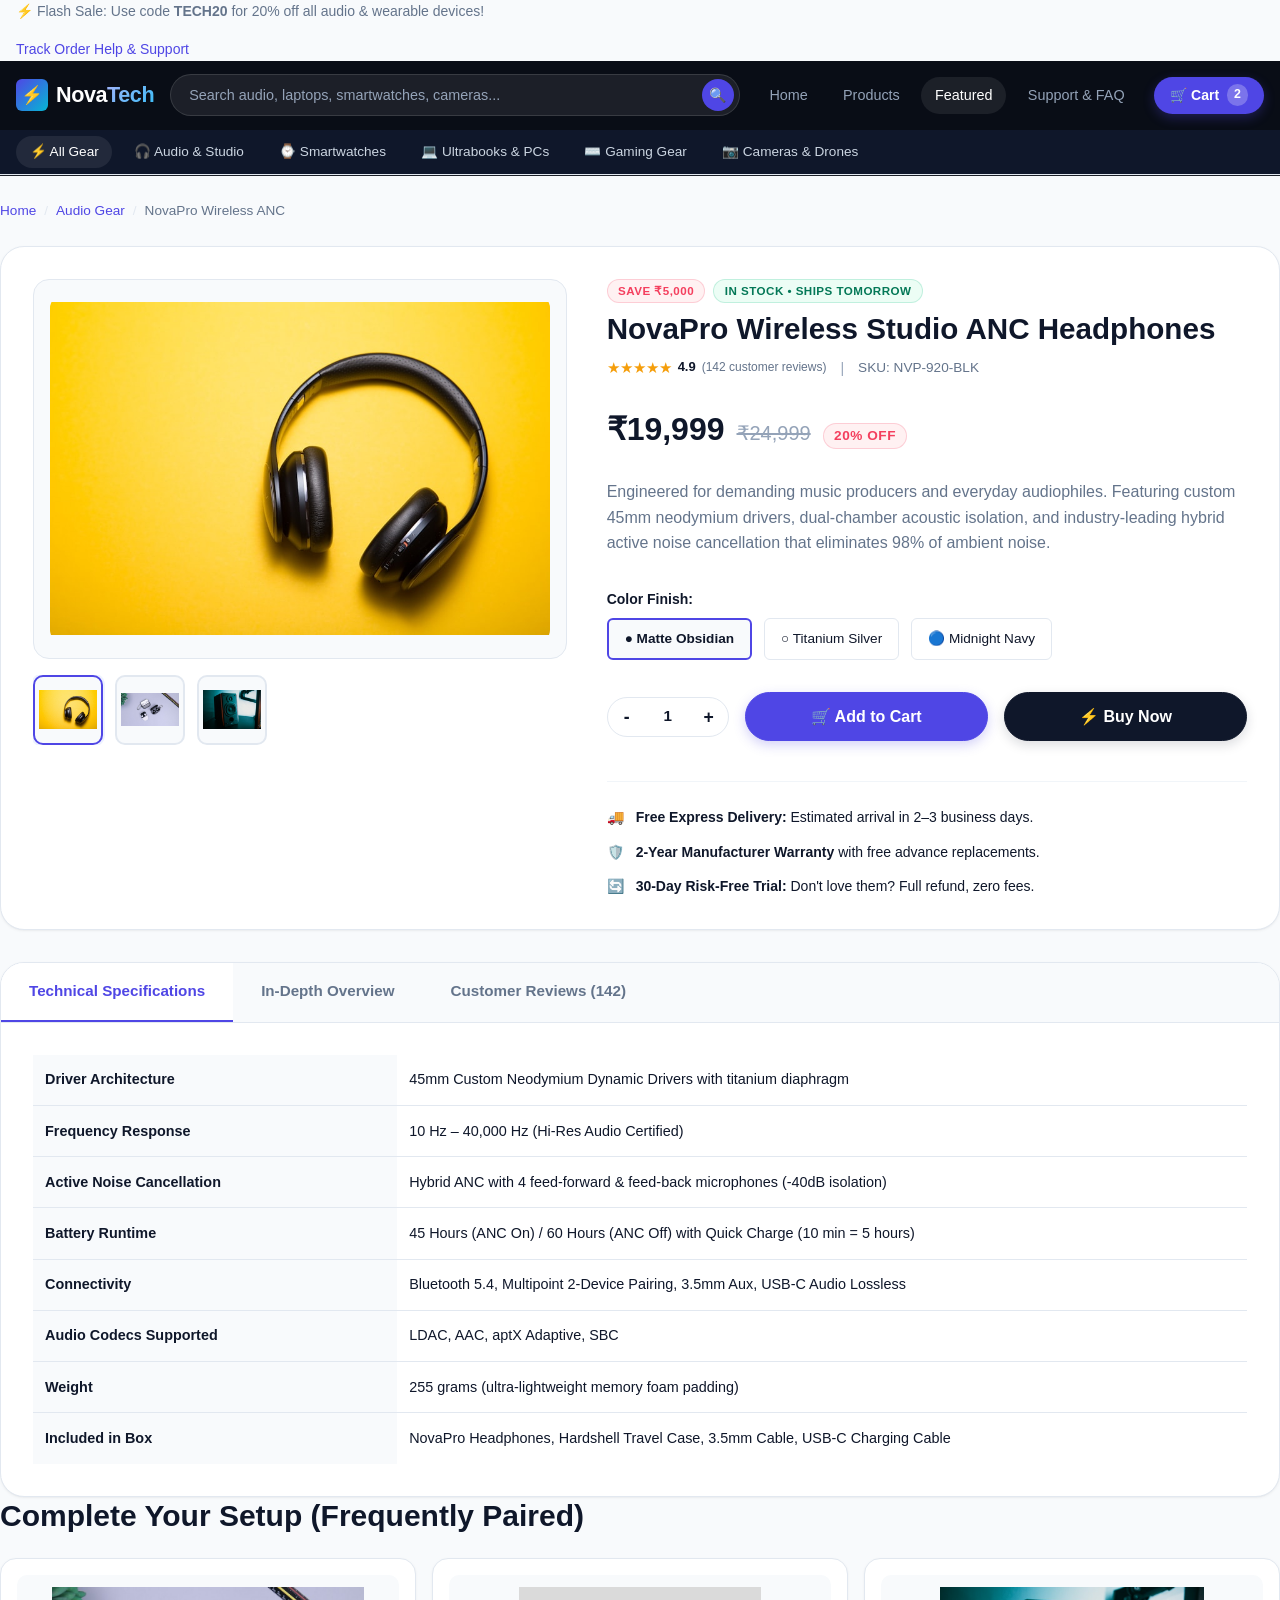
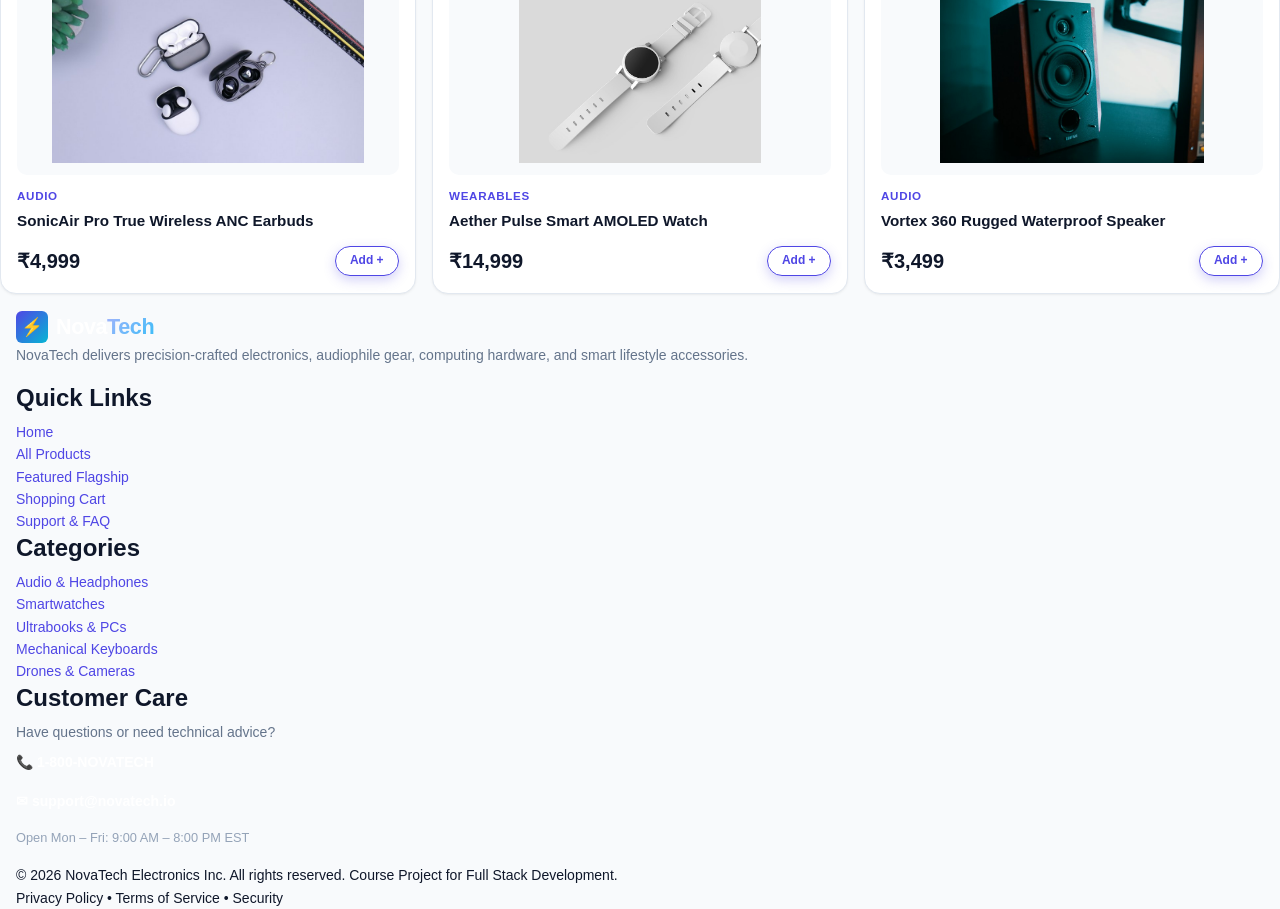
<file: product-detail.html>
<!DOCTYPE html>
<html lang="en">
<head>
  <meta charset="UTF-8">
  <meta name="viewport" content="width=device-width, initial-scale=1.0">
  <meta name="description" content="NovaPro Wireless Studio ANC Headphones - 45-hour battery life, hybrid active noise cancellation, and spatial audio acoustics.">
  <title>NovaPro Wireless Studio ANC Headphones | NovaTech</title>
  
  <link rel="stylesheet" href="css/variables.css">
  <link rel="stylesheet" href="css/base.css">
  <link rel="stylesheet" href="css/components.css">
  <link rel="stylesheet" href="css/layout.css">
  <link rel="stylesheet" href="css/responsive.css">
</head>
<body>

  <!-- Top Announcement Bar -->
  <div class="announcement-bar">
    <div class="container">
      <p class="announcement-text">⚡ Flash Sale: Use code <strong>TECH20</strong> for 20% off all audio & wearable devices!</p>
      <div class="announcement-links">
        <a href="contact.html">Track Order</a>
        <a href="contact.html">Help & Support</a>
      </div>
    </div>
  </div>

  <!-- Modern Tech Header -->
  <header class="site-header">
    <div class="nav-top-bar">
      <!-- Brand Logo -->
      <a href="index.html" class="brand-logo" aria-label="NovaTech Homepage">
        <div class="logo-icon">⚡</div>
        <span>Nova<span class="logo-accent">Tech</span></span>
      </a>

      <!-- Central Search Bar -->
      <form class="nav-search-bar" action="products.html" method="GET" role="search">
        <input type="search" name="q" class="nav-search-input" placeholder="Search audio, laptops, smartwatches, cameras..." aria-label="Search products">
        <button type="submit" class="nav-search-btn" aria-label="Submit search">🔍</button>
      </form>

      <!-- Navigation Links -->
      <nav class="nav-links-wrap">
        <a href="index.html" class="nav-link-btn">Home</a>
        <a href="products.html" class="nav-link-btn">Products</a>
        <a href="product-detail.html" class="nav-link-btn active">Featured</a>
        <a href="contact.html" class="nav-link-btn">Support & FAQ</a>
      </nav>

      <!-- Cart Pill -->
      <a href="cart.html" class="nav-cart-pill" aria-label="View shopping cart">
        <span>🛒 Cart</span>
        <span class="nav-cart-count-badge cart-count-badge">2</span>
      </a>
    </div>

    <!-- Category Ribbon -->
    <nav class="sub-nav-ribbon" aria-label="Category Navigation">
      <div class="sub-nav-container">
        <a href="products.html" class="sub-nav-link active">⚡ All Gear</a>
        <a href="products.html" class="sub-nav-link">🎧 Audio & Studio</a>
        <a href="products.html" class="sub-nav-link">⌚ Smartwatches</a>
        <a href="products.html" class="sub-nav-link">💻 Ultrabooks & PCs</a>
        <a href="products.html" class="sub-nav-link">⌨️ Gaming Gear</a>
        <a href="products.html" class="sub-nav-link">📷 Cameras & Drones</a>
      </div>
    </nav>
  </header>

  <!-- Main Landmark -->
  <main class="container section" style="padding-top: var(--space-6);">
    <!-- Breadcrumb -->
    <nav class="breadcrumb" aria-label="Breadcrumb navigation">
      <span class="breadcrumb-item"><a href="index.html">Home</a></span>
      <span class="breadcrumb-separator">/</span>
      <span class="breadcrumb-item"><a href="products.html">Audio Gear</a></span>
      <span class="breadcrumb-separator">/</span>
      <span class="breadcrumb-item active" aria-current="page">NovaPro Wireless ANC</span>
    </nav>

    <!-- Product Detail Layout (2 Columns) -->
    <div class="product-detail-layout">
      <!-- Left Column: Gallery -->
      <div class="gallery-container">
        <div class="main-preview-img-box">
          <img src="assets/images/headphones.jpg" alt="NovaPro Wireless Studio ANC Headphones front view" class="main-preview-img" id="mainImage" style="object-fit: contain; width: 100%; height: 100%; border-radius: 12px;">
        </div>
        <!-- Thumbnails -->
        <div class="thumbnails-strip" role="group" aria-label="Product image thumbnails">
          <button class="thumbnail-btn active" data-img-src="assets/images/headphones.jpg" aria-label="Thumbnail 1: Obsidian Black">
            <img src="assets/images/headphones.jpg" alt="Obsidian Black view" style="object-fit: contain; width: 100%; height: 100%;">
          </button>
          <button class="thumbnail-btn" data-img-src="assets/images/earbuds.jpg" aria-label="Thumbnail 2: Earbud driver comparison">
            <img src="assets/images/earbuds.jpg" alt="Driver view" style="object-fit: contain; width: 100%; height: 100%;">
          </button>
          <button class="thumbnail-btn" data-img-src="assets/images/speaker.jpg" aria-label="Thumbnail 3: Acoustic chamber">
            <img src="assets/images/speaker.jpg" alt="Acoustic view" style="object-fit: contain; width: 100%; height: 100%;">
          </button>
        </div>
      </div>

      <!-- Right Column: Info & Actions -->
      <div class="product-detail-info">
        <div>
          <div style="display: flex; gap: 0.5rem; margin-bottom: 0.5rem;">
            <span class="badge badge-sale">Save ₹5,000</span>
            <span class="badge badge-success">In Stock &bull; Ships Tomorrow</span>
          </div>
          <h1 class="product-detail-title">NovaPro Wireless Studio ANC Headphones</h1>
          <div class="rating">
            <span class="rating-stars">★★★★★</span>
            <span class="rating-score">4.9</span>
            <span class="rating-count">(142 customer reviews)</span>
            <span style="color: var(--color-text-light); margin: 0 0.5rem;">|</span>
            <span style="font-size: 0.85rem; color: var(--color-text-muted);">SKU: NVP-920-BLK</span>
          </div>
        </div>

        <div class="product-detail-price-box">
          <span class="product-detail-current-price">₹19,999</span>
          <span style="font-size: 1.25rem; color: var(--color-text-light); text-decoration: line-through;">₹24,999</span>
          <span class="badge badge-sale" style="font-size: 0.85rem;">20% OFF</span>
        </div>

        <p style="font-size: 1rem; color: var(--color-text-muted);">
          Engineered for demanding music producers and everyday audiophiles. Featuring custom 45mm neodymium drivers, dual-chamber acoustic isolation, and industry-leading hybrid active noise cancellation that eliminates 98% of ambient noise.
        </p>

        <!-- Color Options -->
        <div>
          <label style="display: block; font-weight: 600; font-size: 0.875rem; margin-bottom: 0.5rem;">Color Finish:</label>
          <div style="display: flex; gap: 0.75rem;">
            <button style="border: 2px solid var(--color-primary); padding: 0.5rem 1rem; border-radius: 6px; font-weight: 600; font-size: 0.85rem; background: #f8fafc;">
              ● Matte Obsidian
            </button>
            <button style="border: 1.5px solid var(--color-border); padding: 0.5rem 1rem; border-radius: 6px; font-size: 0.85rem; background: #ffffff;">
              ○ Titanium Silver
            </button>
            <button style="border: 1.5px solid var(--color-border); padding: 0.5rem 1rem; border-radius: 6px; font-size: 0.85rem; background: #ffffff;">
              🔵 Midnight Navy
            </button>
          </div>
        </div>

        <!-- Quantity & Add to Cart -->
        <div style="display: flex; gap: 1rem; align-items: center; margin-top: 1rem; flex-wrap: wrap;">
          <div class="quantity-stepper">
            <button class="stepper-btn stepper-dec" aria-label="Decrease quantity">-</button>
            <input type="text" class="stepper-input" value="1" readonly aria-label="Selected quantity">
            <button class="stepper-btn stepper-inc" aria-label="Increase quantity">+</button>
          </div>

          <button class="btn btn-primary btn-lg add-to-cart-btn" data-name="NovaPro Wireless ANC Headphones" style="flex: 1; min-width: 180px;">
            🛒 Add to Cart
          </button>
          <a href="cart.html" class="btn btn-secondary btn-lg" style="flex: 1; min-width: 180px;">
            ⚡ Buy Now
          </a>
        </div>

        <!-- Delivery & Trust Badges -->
        <div style="margin-top: 1.5rem; padding-top: 1.5rem; border-top: 1px solid var(--color-bg-subtle); display: flex; flex-direction: column; gap: 0.75rem;">
          <div style="display: flex; align-items: center; gap: 0.75rem; font-size: 0.875rem;">
            <span>🚚</span>
            <span><strong>Free Express Delivery:</strong> Estimated arrival in 2–3 business days.</span>
          </div>
          <div style="display: flex; align-items: center; gap: 0.75rem; font-size: 0.875rem;">
            <span>🛡️</span>
            <span><strong>2-Year Manufacturer Warranty</strong> with free advance replacements.</span>
          </div>
          <div style="display: flex; align-items: center; gap: 0.75rem; font-size: 0.875rem;">
            <span>🔄</span>
            <span><strong>30-Day Risk-Free Trial:</strong> Don't love them? Full refund, zero fees.</span>
          </div>
        </div>
      </div>
    </div>

    <!-- Product Tabbed Specifications & Reviews -->
    <div class="tab-container">
      <nav class="tab-nav" role="tablist" aria-label="Product Information Tabs">
        <button class="tab-btn active" role="tab" aria-selected="true" data-tab="tab-specs">Technical Specifications</button>
        <button class="tab-btn" role="tab" aria-selected="false" data-tab="tab-overview">In-Depth Overview</button>
        <button class="tab-btn" role="tab" aria-selected="false" data-tab="tab-reviews">Customer Reviews (142)</button>
      </nav>

      <!-- Tab Pane 1: Specifications -->
      <div class="tab-pane active" id="tab-specs" role="tabpanel">
        <table class="specs-table">
          <tbody>
            <tr>
              <td>Driver Architecture</td>
              <td>45mm Custom Neodymium Dynamic Drivers with titanium diaphragm</td>
            </tr>
            <tr>
              <td>Frequency Response</td>
              <td>10 Hz – 40,000 Hz (Hi-Res Audio Certified)</td>
            </tr>
            <tr>
              <td>Active Noise Cancellation</td>
              <td>Hybrid ANC with 4 feed-forward & feed-back microphones (-40dB isolation)</td>
            </tr>
            <tr>
              <td>Battery Runtime</td>
              <td>45 Hours (ANC On) / 60 Hours (ANC Off) with Quick Charge (10 min = 5 hours)</td>
            </tr>
            <tr>
              <td>Connectivity</td>
              <td>Bluetooth 5.4, Multipoint 2-Device Pairing, 3.5mm Aux, USB-C Audio Lossless</td>
            </tr>
            <tr>
              <td>Audio Codecs Supported</td>
              <td>LDAC, AAC, aptX Adaptive, SBC</td>
            </tr>
            <tr>
              <td>Weight</td>
              <td>255 grams (ultra-lightweight memory foam padding)</td>
            </tr>
            <tr>
              <td>Included in Box</td>
              <td>NovaPro Headphones, Hardshell Travel Case, 3.5mm Cable, USB-C Charging Cable</td>
            </tr>
          </tbody>
        </table>
      </div>

      <!-- Tab Pane 2: Overview -->
      <div class="tab-pane" id="tab-overview" role="tabpanel" style="display: none;">
        <h3>Acoustic Engineering Without Compromise</h3>
        <p>
          Every component in the NovaPro headset was tuned in our sound labs to provide crystal-clear highs, rich harmonic mids, and distortion-free sub-bass. Whether you are mixing master tracks in a DAW or commuting on a loud subway, our adaptive noise cancelling algorithm recalibrates 50,000 times per second to silence distractions.
        </p>
        <p>
          With ultra-soft protein leather earcups and an ergonomic titanium headband, you can wear the NovaPro for marathon 8-hour editing sessions without ear fatigue or thermal buildup.
        </p>
      </div>

      <!-- Tab Pane 3: Customer Reviews -->
      <div class="tab-pane" id="tab-reviews" role="tabpanel" style="display: none;">
        <div style="display: flex; gap: 2rem; align-items: center; margin-bottom: 2rem; padding: 1.5rem; background: var(--color-bg-subtle); border-radius: 12px;">
          <div>
            <div style="font-size: 3rem; font-weight: 800; color: var(--color-secondary);">4.9</div>
            <div class="rating-stars">★★★★★</div>
            <div style="font-size: 0.8rem; color: var(--color-text-muted);">Based on 142 reviews</div>
          </div>
          <div style="flex: 1;">
            <div style="font-size: 0.85rem; margin-bottom: 4px;">5 Stars: 92%</div>
            <div style="font-size: 0.85rem; margin-bottom: 4px;">4 Stars: 7%</div>
            <div style="font-size: 0.85rem;">3 Stars: 1%</div>
          </div>
        </div>

        <div style="display: flex; flex-direction: column; gap: 1.5rem;">
          <div style="padding-bottom: 1.5rem; border-bottom: 1px solid var(--color-border);">
            <div style="display: flex; justify-content: space-between; margin-bottom: 0.5rem;">
              <strong>Marcus Brody <span class="badge badge-success" style="margin-left: 0.5rem;">Verified Buyer</span></strong>
              <span style="font-size: 0.8rem; color: var(--color-text-light);">3 days ago</span>
            </div>
            <div class="rating-stars" style="margin-bottom: 0.5rem;">★★★★★</div>
            <p style="margin-bottom: 0;">"The soundstage is wide and punchy. ANC easily drowns out plane engine noise on long flights. Highly recommended!"</p>
          </div>

          <div style="padding-bottom: 1.5rem; border-bottom: 1px solid var(--color-border);">
            <div style="display: flex; justify-content: space-between; margin-bottom: 0.5rem;">
              <strong>Elena Rostova <span class="badge badge-success" style="margin-left: 0.5rem;">Verified Buyer</span></strong>
              <span style="font-size: 0.8rem; color: var(--color-text-light);">1 week ago</span>
            </div>
            <div class="rating-stars" style="margin-bottom: 0.5rem;">★★★★★</div>
            <p style="margin-bottom: 0;">"Battery life truly lasts all week on a single charge. The build quality feels like a ₹40,000 studio headset."</p>
          </div>
        </div>
      </div>
    </div>

    <!-- Related Products Section -->
    <div style="margin-top: var(--space-16);">
      <h2 style="margin-bottom: var(--space-6);">Complete Your Setup (Frequently Paired)</h2>
      <div class="grid grid-cols-3">
        <article class="product-card">
          <div class="product-card-img-wrap">
            <img src="assets/images/earbuds.jpg" alt="SonicAir Pro ANC Earbuds" class="product-card-img">
          </div>
          <div class="product-card-body">
            <span class="product-card-category">Audio</span>
            <h3 class="product-card-title"><a href="product-detail.html">SonicAir Pro True Wireless ANC Earbuds</a></h3>
            <div class="product-card-footer">
              <span class="product-current-price">₹4,999</span>
              <button class="btn btn-sm btn-outline-primary add-to-cart-btn" data-name="SonicAir Pro Earbuds">Add +</button>
            </div>
          </div>
        </article>

        <article class="product-card">
          <div class="product-card-img-wrap">
            <img src="assets/images/smartwatch.jpg" alt="Aether Pulse Smart AMOLED Watch" class="product-card-img">
          </div>
          <div class="product-card-body">
            <span class="product-card-category">Wearables</span>
            <h3 class="product-card-title"><a href="product-detail.html">Aether Pulse Smart AMOLED Watch</a></h3>
            <div class="product-card-footer">
              <span class="product-current-price">₹14,999</span>
              <button class="btn btn-sm btn-outline-primary add-to-cart-btn" data-name="Aether Pulse Smartwatch">Add +</button>
            </div>
          </div>
        </article>

        <article class="product-card">
          <div class="product-card-img-wrap">
            <img src="assets/images/speaker.jpg" alt="Vortex 360 Speaker" class="product-card-img">
          </div>
          <div class="product-card-body">
            <span class="product-card-category">Audio</span>
            <h3 class="product-card-title"><a href="product-detail.html">Vortex 360 Rugged Waterproof Speaker</a></h3>
            <div class="product-card-footer">
              <span class="product-current-price">₹3,499</span>
              <button class="btn btn-sm btn-outline-primary add-to-cart-btn" data-name="Vortex 360 Speaker">Add +</button>
            </div>
          </div>
        </article>
      </div>
    </div>
  </main>

  <!-- Site Footer -->
  <footer class="site-footer">
    <div class="container">
      <div class="footer-top-grid">
        <div class="footer-brand">
          <a href="index.html" class="brand-logo" style="color: #ffffff;">
            <span class="logo-icon">⚡</span>
            <span>Nova<span class="logo-accent">Tech</span></span>
          </a>
          <p>NovaTech delivers precision-crafted electronics, audiophile gear, computing hardware, and smart lifestyle accessories.</p>
        </div>

        <div>
          <h3 class="footer-title">Quick Links</h3>
          <ul class="footer-links">
            <li><a href="index.html">Home</a></li>
            <li><a href="products.html">All Products</a></li>
            <li><a href="product-detail.html">Featured Flagship</a></li>
            <li><a href="cart.html">Shopping Cart</a></li>
            <li><a href="contact.html">Support & FAQ</a></li>
          </ul>
        </div>

        <div>
          <h3 class="footer-title">Categories</h3>
          <ul class="footer-links">
            <li><a href="products.html?category=audio">Audio & Headphones</a></li>
            <li><a href="products.html?category=wearables">Smartwatches</a></li>
            <li><a href="products.html?category=computing">Ultrabooks & PCs</a></li>
            <li><a href="products.html?category=accessories">Mechanical Keyboards</a></li>
            <li><a href="products.html">Drones & Cameras</a></li>
          </ul>
        </div>

        <div>
          <h3 class="footer-title">Customer Care</h3>
          <p style="font-size: 0.875rem; margin-bottom: 0.5rem;">Have questions or need technical advice?</p>
          <p style="font-size: 0.875rem; color: #ffffff; font-weight: 600;">📞 1-800-NOVATECH</p>
          <p style="font-size: 0.875rem; color: #ffffff; font-weight: 600;">✉ support@novatech.io</p>
          <p style="font-size: 0.8rem; color: #94a3b8; margin-top: 0.5rem;">Open Mon – Fri: 9:00 AM – 8:00 PM EST</p>
        </div>
      </div>

      <div class="footer-bottom">
        <div>&copy; 2026 NovaTech Electronics Inc. All rights reserved. Course Project for Full Stack Development.</div>
        <div>
          <span>Privacy Policy</span> • <span>Terms of Service</span> • <span>Security</span>
        </div>
      </div>
    </div>
  </footer>

  <script src="js/main.js"></script>
</body>
</html>
</file>
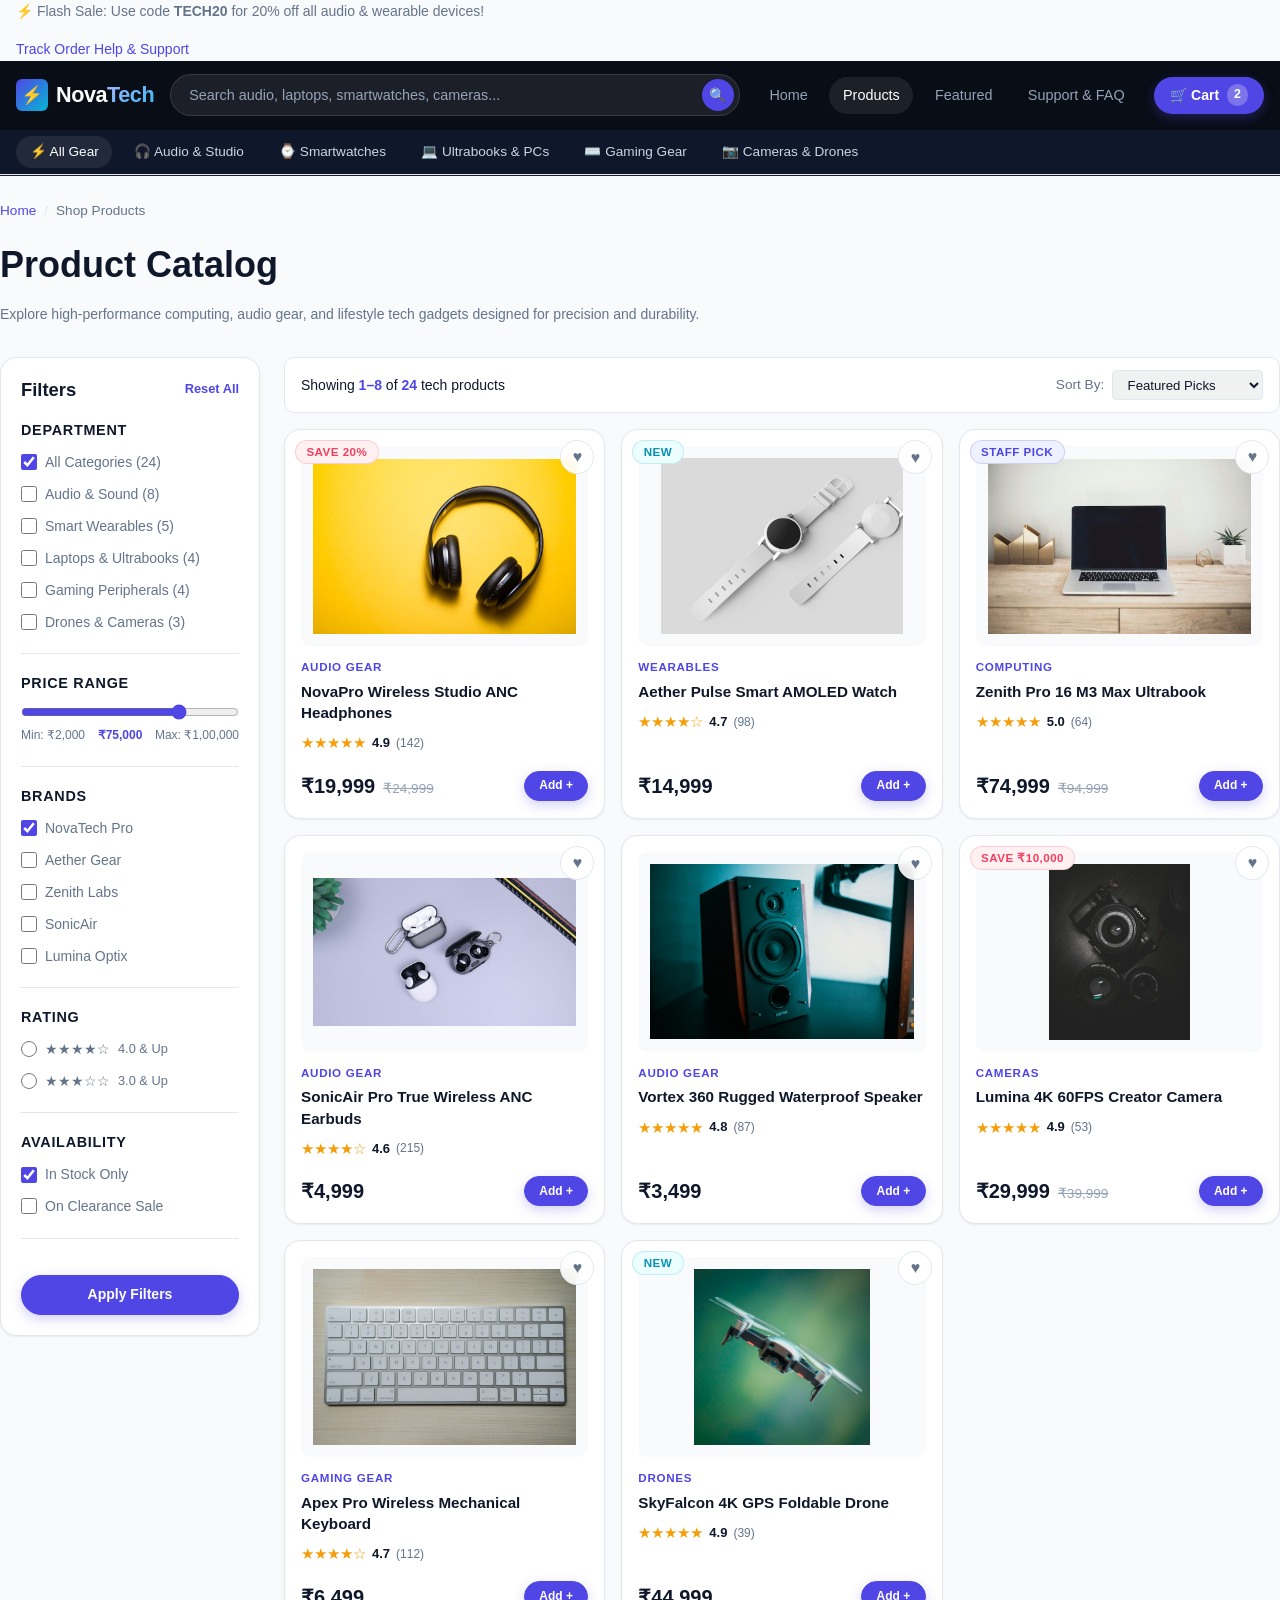
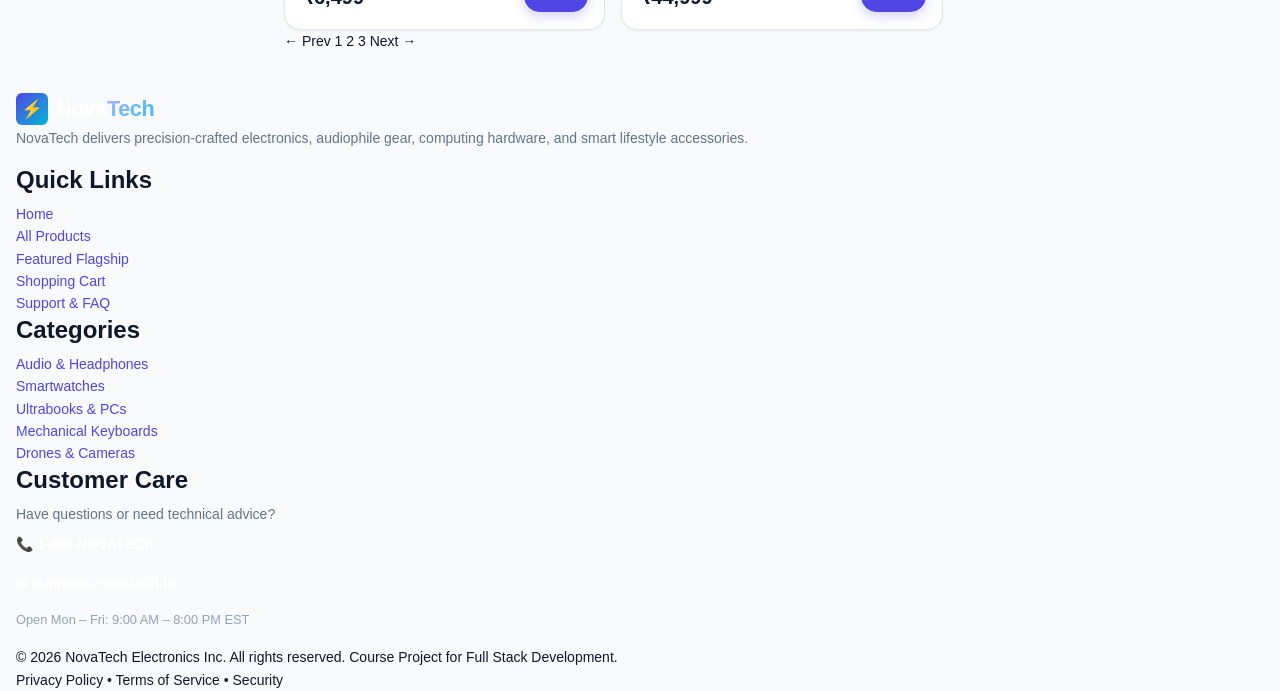
<file: products.html>
<!DOCTYPE html>
<html lang="en">
<head>
  <meta charset="UTF-8">
  <meta name="viewport" content="width=device-width, initial-scale=1.0">
  <meta name="description" content="Explore NovaTech's extensive catalog of premium electronics, audio gear, wearables, ultrabooks, and smart tech accessories.">
  <title>Shop All Products | NovaTech Electronics</title>
  
  <link rel="stylesheet" href="css/variables.css">
  <link rel="stylesheet" href="css/base.css">
  <link rel="stylesheet" href="css/components.css">
  <link rel="stylesheet" href="css/layout.css">
  <link rel="stylesheet" href="css/responsive.css">
</head>
<body>

  <!-- Top Announcement Bar -->
  <div class="announcement-bar">
    <div class="container">
      <p class="announcement-text">⚡ Flash Sale: Use code <strong>TECH20</strong> for 20% off all audio & wearable devices!</p>
      <div class="announcement-links">
        <a href="contact.html">Track Order</a>
        <a href="contact.html">Help & Support</a>
      </div>
    </div>
  </div>

  <!-- Modern Tech Header -->
  <header class="site-header">
    <div class="nav-top-bar">
      <!-- Brand Logo -->
      <a href="index.html" class="brand-logo" aria-label="NovaTech Homepage">
        <div class="logo-icon">⚡</div>
        <span>Nova<span class="logo-accent">Tech</span></span>
      </a>

      <!-- Central Search Bar -->
      <form class="nav-search-bar" action="products.html" method="GET" role="search">
        <input type="search" name="q" class="nav-search-input" placeholder="Search audio, laptops, smartwatches, cameras..." aria-label="Search products">
        <button type="submit" class="nav-search-btn" aria-label="Submit search">🔍</button>
      </form>

      <!-- Navigation Links -->
      <nav class="nav-links-wrap">
        <a href="index.html" class="nav-link-btn">Home</a>
        <a href="products.html" class="nav-link-btn active">Products</a>
        <a href="product-detail.html" class="nav-link-btn">Featured</a>
        <a href="contact.html" class="nav-link-btn">Support & FAQ</a>
      </nav>

      <!-- Cart Pill -->
      <a href="cart.html" class="nav-cart-pill" aria-label="View shopping cart">
        <span>🛒 Cart</span>
        <span class="nav-cart-count-badge cart-count-badge">2</span>
      </a>
    </div>

    <!-- Category Ribbon -->
    <nav class="sub-nav-ribbon" aria-label="Category Navigation">
      <div class="sub-nav-container">
        <a href="products.html" class="sub-nav-link active">⚡ All Gear</a>
        <a href="products.html" class="sub-nav-link">🎧 Audio & Studio</a>
        <a href="products.html" class="sub-nav-link">⌚ Smartwatches</a>
        <a href="products.html" class="sub-nav-link">💻 Ultrabooks & PCs</a>
        <a href="products.html" class="sub-nav-link">⌨️ Gaming Gear</a>
        <a href="products.html" class="sub-nav-link">📷 Cameras & Drones</a>
      </div>
    </nav>
  </header>

  <!-- Main Landmark -->
  <main class="container section" style="padding-top: var(--space-6);">
    <!-- Breadcrumb -->
    <nav class="breadcrumb" aria-label="Breadcrumb navigation">
      <span class="breadcrumb-item"><a href="index.html">Home</a></span>
      <span class="breadcrumb-separator">/</span>
      <span class="breadcrumb-item active" aria-current="page">Shop Products</span>
    </nav>

    <!-- Page Header -->
    <div style="margin-bottom: var(--space-8);">
      <h1>Product Catalog</h1>
      <p>Explore high-performance computing, audio gear, and lifestyle tech gadgets designed for precision and durability.</p>
    </div>

    <!-- Catalog Main Layout (Sidebar Filters + Products Grid) -->
    <div class="catalog-layout">
      <!-- Filter Sidebar Aside -->
      <aside class="catalog-filter-aside" aria-label="Product Filters">
        <div style="display: flex; justify-content: space-between; align-items: center; margin-bottom: 1.25rem;">
          <h2 style="font-size: 1.15rem; margin-bottom: 0;">Filters</h2>
          <a href="products.html" style="font-size: 0.8rem; color: var(--color-primary); font-weight: 600;">Reset All</a>
        </div>

        <!-- Filter: Categories -->
        <div class="filter-group">
          <h3 class="filter-title">Department</h3>
          <div style="display: flex; flex-direction: column; gap: 0.6rem;">
            <label class="form-check">
              <input type="checkbox" name="cat" value="all" checked>
              <span>All Categories (24)</span>
            </label>
            <label class="form-check">
              <input type="checkbox" name="cat" value="audio">
              <span>Audio & Sound (8)</span>
            </label>
            <label class="form-check">
              <input type="checkbox" name="cat" value="wearables">
              <span>Smart Wearables (5)</span>
            </label>
            <label class="form-check">
              <input type="checkbox" name="cat" value="computing">
              <span>Laptops & Ultrabooks (4)</span>
            </label>
            <label class="form-check">
              <input type="checkbox" name="cat" value="gaming">
              <span>Gaming Peripherals (4)</span>
            </label>
            <label class="form-check">
              <input type="checkbox" name="cat" value="cameras">
              <span>Drones & Cameras (3)</span>
            </label>
          </div>
        </div>

        <!-- Filter: Price Range -->
        <div class="filter-group">
          <h3 class="filter-title">Price Range</h3>
          <div class="form-range-wrap">
            <input type="range" class="form-range" min="2000" max="100000" step="1000" value="75000" id="priceRange" oninput="document.getElementById('priceDisplay').textContent = '₹' + Number(this.value).toLocaleString('en-IN')">
            <div class="range-values">
              <span>Min: ₹2,000</span>
              <span id="priceDisplay" style="font-weight: 700; color: var(--color-primary);">₹75,000</span>
              <span>Max: ₹1,00,000</span>
            </div>
          </div>
        </div>

        <!-- Filter: Brands -->
        <div class="filter-group">
          <h3 class="filter-title">Brands</h3>
          <div style="display: flex; flex-direction: column; gap: 0.6rem;">
            <label class="form-check">
              <input type="checkbox" name="brand" value="novatech" checked>
              <span>NovaTech Pro</span>
            </label>
            <label class="form-check">
              <input type="checkbox" name="brand" value="aether">
              <span>Aether Gear</span>
            </label>
            <label class="form-check">
              <input type="checkbox" name="brand" value="zenith">
              <span>Zenith Labs</span>
            </label>
            <label class="form-check">
              <input type="checkbox" name="brand" value="sonicair">
              <span>SonicAir</span>
            </label>
            <label class="form-check">
              <input type="checkbox" name="brand" value="lumina">
              <span>Lumina Optix</span>
            </label>
          </div>
        </div>

        <!-- Filter: Customer Rating -->
        <div class="filter-group">
          <h3 class="filter-title">Rating</h3>
          <div style="display: flex; flex-direction: column; gap: 0.6rem;">
            <label class="form-check">
              <input type="radio" name="rating" value="4">
              <span style="color: var(--color-accent);">★★★★☆</span>
              <span style="font-size: 0.8rem; color: var(--color-text-muted);">4.0 & Up</span>
            </label>
            <label class="form-check">
              <input type="radio" name="rating" value="3">
              <span style="color: var(--color-accent);">★★★☆☆</span>
              <span style="font-size: 0.8rem; color: var(--color-text-muted);">3.0 & Up</span>
            </label>
          </div>
        </div>

        <!-- Filter: Availability -->
        <div class="filter-group">
          <h3 class="filter-title">Availability</h3>
          <div style="display: flex; flex-direction: column; gap: 0.6rem;">
            <label class="form-check">
              <input type="checkbox" checked>
              <span>In Stock Only</span>
            </label>
            <label class="form-check">
              <input type="checkbox">
              <span>On Clearance Sale</span>
            </label>
          </div>
        </div>

        <button class="btn btn-primary btn-block" style="margin-top: 1rem;" onclick="showToast('Filters applied successfully!')">Apply Filters</button>
      </aside>

      <!-- Products Grid Section -->
      <section class="product-catalog-content" aria-label="Available Products">
        <!-- Toolbar -->
        <div class="catalog-toolbar">
          <div class="catalog-count-text">
            Showing <span class="catalog-count-bold">1–8</span> of <span class="catalog-count-bold">24</span> tech products
          </div>
          <div class="catalog-sort-wrap">
            <label for="catalog-sort" style="font-size: 0.85rem; color: var(--color-text-muted);">Sort By:</label>
            <select id="catalog-sort" class="catalog-sort-select">
              <option value="featured">Featured Picks</option>
              <option value="price-low">Price: Low to High</option>
              <option value="price-high">Price: High to Low</option>
              <option value="rating">Highest Rated</option>
              <option value="newest">Newest Arrivals</option>
            </select>
          </div>
        </div>

        <!-- Catalog Product Grid -->
        <div class="grid grid-cols-3">
          <!-- Item 1 -->
          <article class="product-card">
            <span class="badge badge-sale product-card-badge">Save 20%</span>
            <button class="product-card-wishlist" aria-label="Save to wishlist">♥</button>
            <div class="product-card-img-wrap">
              <img src="assets/images/headphones.jpg" alt="NovaPro Wireless Studio ANC Headphones" class="product-card-img">
            </div>
            <div class="product-card-body">
              <span class="product-card-category">Audio Gear</span>
              <h3 class="product-card-title"><a href="product-detail.html">NovaPro Wireless Studio ANC Headphones</a></h3>
              <div class="rating product-card-rating">
                <span class="rating-stars">★★★★★</span>
                <span class="rating-score">4.9</span>
                <span class="rating-count">(142)</span>
              </div>
              <div class="product-card-footer">
                <div class="product-price-wrap">
                  <span class="product-current-price">₹19,999</span>
                  <span class="product-original-price">₹24,999</span>
                </div>
                <button class="btn btn-sm btn-primary add-to-cart-btn" data-name="NovaPro Wireless ANC Headphones">Add +</button>
              </div>
            </div>
          </article>

          <!-- Item 2 -->
          <article class="product-card">
            <span class="badge badge-new product-card-badge">New</span>
            <button class="product-card-wishlist" aria-label="Save to wishlist">♥</button>
            <div class="product-card-img-wrap">
              <img src="assets/images/smartwatch.jpg" alt="Aether Pulse Smart AMOLED Watch" class="product-card-img">
            </div>
            <div class="product-card-body">
              <span class="product-card-category">Wearables</span>
              <h3 class="product-card-title"><a href="product-detail.html">Aether Pulse Smart AMOLED Watch</a></h3>
              <div class="rating product-card-rating">
                <span class="rating-stars">★★★★☆</span>
                <span class="rating-score">4.7</span>
                <span class="rating-count">(98)</span>
              </div>
              <div class="product-card-footer">
                <div class="product-price-wrap">
                  <span class="product-current-price">₹14,999</span>
                </div>
                <button class="btn btn-sm btn-primary add-to-cart-btn" data-name="Aether Pulse Smart AMOLED Watch">Add +</button>
              </div>
            </div>
          </article>

          <!-- Item 3 -->
          <article class="product-card">
            <span class="badge badge-primary product-card-badge">Staff Pick</span>
            <button class="product-card-wishlist" aria-label="Save to wishlist">♥</button>
            <div class="product-card-img-wrap">
              <img src="assets/images/laptop.jpg" alt="Zenith Pro 16 Ultrabook" class="product-card-img">
            </div>
            <div class="product-card-body">
              <span class="product-card-category">Computing</span>
              <h3 class="product-card-title"><a href="product-detail.html">Zenith Pro 16 M3 Max Ultrabook</a></h3>
              <div class="rating product-card-rating">
                <span class="rating-stars">★★★★★</span>
                <span class="rating-score">5.0</span>
                <span class="rating-count">(64)</span>
              </div>
              <div class="product-card-footer">
                <div class="product-price-wrap">
                  <span class="product-current-price">₹74,999</span>
                  <span class="product-original-price">₹94,999</span>
                </div>
                <button class="btn btn-sm btn-primary add-to-cart-btn" data-name="Zenith Pro 16 M3 Max Ultrabook">Add +</button>
              </div>
            </div>
          </article>

          <!-- Item 4 -->
          <article class="product-card">
            <button class="product-card-wishlist" aria-label="Save to wishlist">♥</button>
            <div class="product-card-img-wrap">
              <img src="assets/images/earbuds.jpg" alt="SonicAir Pro Earbuds" class="product-card-img">
            </div>
            <div class="product-card-body">
              <span class="product-card-category">Audio Gear</span>
              <h3 class="product-card-title"><a href="product-detail.html">SonicAir Pro True Wireless ANC Earbuds</a></h3>
              <div class="rating product-card-rating">
                <span class="rating-stars">★★★★☆</span>
                <span class="rating-score">4.6</span>
                <span class="rating-count">(215)</span>
              </div>
              <div class="product-card-footer">
                <div class="product-price-wrap">
                  <span class="product-current-price">₹4,999</span>
                </div>
                <button class="btn btn-sm btn-primary add-to-cart-btn" data-name="SonicAir Pro True Wireless Earbuds">Add +</button>
              </div>
            </div>
          </article>

          <!-- Item 5 -->
          <article class="product-card">
            <button class="product-card-wishlist" aria-label="Save to wishlist">♥</button>
            <div class="product-card-img-wrap">
              <img src="assets/images/speaker.jpg" alt="Vortex 360 Bluetooth Speaker" class="product-card-img">
            </div>
            <div class="product-card-body">
              <span class="product-card-category">Audio Gear</span>
              <h3 class="product-card-title"><a href="product-detail.html">Vortex 360 Rugged Waterproof Speaker</a></h3>
              <div class="rating product-card-rating">
                <span class="rating-stars">★★★★★</span>
                <span class="rating-score">4.8</span>
                <span class="rating-count">(87)</span>
              </div>
              <div class="product-card-footer">
                <div class="product-price-wrap">
                  <span class="product-current-price">₹3,499</span>
                </div>
                <button class="btn btn-sm btn-primary add-to-cart-btn" data-name="Vortex 360 Rugged Waterproof Speaker">Add +</button>
              </div>
            </div>
          </article>

          <!-- Item 6 -->
          <article class="product-card">
            <span class="badge badge-sale product-card-badge">Save ₹10,000</span>
            <button class="product-card-wishlist" aria-label="Save to wishlist">♥</button>
            <div class="product-card-img-wrap">
              <img src="assets/images/camera.jpg" alt="Lumina 4K 60FPS Creator Camera" class="product-card-img">
            </div>
            <div class="product-card-body">
              <span class="product-card-category">Cameras</span>
              <h3 class="product-card-title"><a href="product-detail.html">Lumina 4K 60FPS Creator Camera</a></h3>
              <div class="rating product-card-rating">
                <span class="rating-stars">★★★★★</span>
                <span class="rating-score">4.9</span>
                <span class="rating-count">(53)</span>
              </div>
              <div class="product-card-footer">
                <div class="product-price-wrap">
                  <span class="product-current-price">₹29,999</span>
                  <span class="product-original-price">₹39,999</span>
                </div>
                <button class="btn btn-sm btn-primary add-to-cart-btn" data-name="Lumina 4K 60FPS Creator Camera">Add +</button>
              </div>
            </div>
          </article>

          <!-- Item 7 -->
          <article class="product-card">
            <button class="product-card-wishlist" aria-label="Save to wishlist">♥</button>
            <div class="product-card-img-wrap">
              <img src="assets/images/keyboard.jpg" alt="Apex Pro RGB Mechanical Keyboard" class="product-card-img">
            </div>
            <div class="product-card-body">
              <span class="product-card-category">Gaming Gear</span>
              <h3 class="product-card-title"><a href="product-detail.html">Apex Pro Wireless Mechanical Keyboard</a></h3>
              <div class="rating product-card-rating">
                <span class="rating-stars">★★★★☆</span>
                <span class="rating-score">4.7</span>
                <span class="rating-count">(112)</span>
              </div>
              <div class="product-card-footer">
                <div class="product-price-wrap">
                  <span class="product-current-price">₹6,499</span>
                </div>
                <button class="btn btn-sm btn-primary add-to-cart-btn" data-name="Apex Pro Wireless Mechanical Keyboard">Add +</button>
              </div>
            </div>
          </article>

          <!-- Item 8 -->
          <article class="product-card">
            <span class="badge badge-new product-card-badge">New</span>
            <button class="product-card-wishlist" aria-label="Save to wishlist">♥</button>
            <div class="product-card-img-wrap">
              <img src="assets/images/drone.jpg" alt="SkyFalcon 4K GPS Drone" class="product-card-img">
            </div>
            <div class="product-card-body">
              <span class="product-card-category">Drones</span>
              <h3 class="product-card-title"><a href="product-detail.html">SkyFalcon 4K GPS Foldable Drone</a></h3>
              <div class="rating product-card-rating">
                <span class="rating-stars">★★★★★</span>
                <span class="rating-score">4.9</span>
                <span class="rating-count">(39)</span>
              </div>
              <div class="product-card-footer">
                <div class="product-price-wrap">
                  <span class="product-current-price">₹44,999</span>
                </div>
                <button class="btn btn-sm btn-primary add-to-cart-btn" data-name="SkyFalcon 4K GPS Foldable Drone">Add +</button>
              </div>
            </div>
          </article>
        </div>

        <!-- Pagination -->
        <nav class="pagination" aria-label="Catalog pagination">
          <button class="page-btn" disabled aria-label="Previous page">&larr; Prev</button>
          <button class="page-btn active" aria-current="page">1</button>
          <button class="page-btn">2</button>
          <button class="page-btn">3</button>
          <button class="page-btn" aria-label="Next page">Next &rarr;</button>
        </nav>
      </section>
    </div>
  </main>

  <!-- Site Footer -->
  <footer class="site-footer">
    <div class="container">
      <div class="footer-top-grid">
        <div class="footer-brand">
          <a href="index.html" class="brand-logo" style="color: #ffffff;">
            <span class="logo-icon">⚡</span>
            <span>Nova<span class="logo-accent">Tech</span></span>
          </a>
          <p>NovaTech delivers precision-crafted electronics, audiophile gear, computing hardware, and smart lifestyle accessories.</p>
        </div>

        <div>
          <h3 class="footer-title">Quick Links</h3>
          <ul class="footer-links">
            <li><a href="index.html">Home</a></li>
            <li><a href="products.html">All Products</a></li>
            <li><a href="product-detail.html">Featured Flagship</a></li>
            <li><a href="cart.html">Shopping Cart</a></li>
            <li><a href="contact.html">Support & FAQ</a></li>
          </ul>
        </div>

        <div>
          <h3 class="footer-title">Categories</h3>
          <ul class="footer-links">
            <li><a href="products.html?category=audio">Audio & Headphones</a></li>
            <li><a href="products.html?category=wearables">Smartwatches</a></li>
            <li><a href="products.html?category=computing">Ultrabooks & PCs</a></li>
            <li><a href="products.html?category=accessories">Mechanical Keyboards</a></li>
            <li><a href="products.html">Drones & Cameras</a></li>
          </ul>
        </div>

        <div>
          <h3 class="footer-title">Customer Care</h3>
          <p style="font-size: 0.875rem; margin-bottom: 0.5rem;">Have questions or need technical advice?</p>
          <p style="font-size: 0.875rem; color: #ffffff; font-weight: 600;">📞 1-800-NOVATECH</p>
          <p style="font-size: 0.875rem; color: #ffffff; font-weight: 600;">✉ support@novatech.io</p>
          <p style="font-size: 0.8rem; color: #94a3b8; margin-top: 0.5rem;">Open Mon – Fri: 9:00 AM – 8:00 PM EST</p>
        </div>
      </div>

      <div class="footer-bottom">
        <div>&copy; 2026 NovaTech Electronics Inc. All rights reserved. Course Project for Full Stack Development.</div>
        <div>
          <span>Privacy Policy</span> • <span>Terms of Service</span> • <span>Security</span>
        </div>
      </div>
    </div>
  </footer>

  <script src="js/main.js"></script>
</body>
</html>
</file>
<file: css/variables.css>
/* ==========================================================================
   NovaTech Design System - Modern Tech Commerce Tokens
   Clean, premium, high-converting digital storefront (No Amazon replica)
   ========================================================================== */

:root {
  /* Brand Identity & Palette */
  --color-brand: #4f46e5;            /* Electric Indigo */
  --color-brand-hover: #4338ca;
  --color-brand-light: #eef2ff;
  --color-brand-glow: rgba(79, 70, 229, 0.25);

  /* Semantic Compatibility Tokens */
  --color-primary: #4f46e5;
  --color-primary-hover: #4338ca;
  --color-primary-light: #eef2ff;
  --color-secondary: #0f172a;
  --color-secondary-hover: #1e293b;

  --color-cyan: #06b6d4;             /* Cyber Cyan Accent */
  --color-cyan-hover: #0891b2;
  --color-cyan-light: #ecfeff;

  --color-emerald: #10b981;          /* Stock & Savings Green */
  --color-emerald-light: #ecfdf5;
  --color-emerald-text: #047857;

  --color-rose: #f43f5e;             /* Flash Sale & Wishlist */
  --color-rose-light: #fff1f2;
  --color-amber: #f59e0b;            /* Star Rating Gold */

  /* Navigation Bar */
  --color-nav-bg: #090d16;           /* Deep Obsidian Night */
  --color-nav-border: rgba(255, 255, 255, 0.08);
  --color-nav-text: #f8fafc;
  --color-nav-muted: #94a3b8;
  --color-nav-hover: #ffffff;
  
  --color-subnav-bg: #0f172a;        /* Secondary Slate Ribbon */
  --color-subnav-text: #cbd5e1;

  /* Primary Call-to-Actions */
  --color-cta-primary: #4f46e5;
  --color-cta-primary-hover: #4338ca;
  --color-cta-primary-text: #ffffff;

  --color-cta-secondary: #0f172a;
  --color-cta-secondary-hover: #1e293b;
  --color-cta-secondary-text: #ffffff;

  --color-cta-outline-border: #cbd5e1;
  --color-cta-outline-hover: #f1f5f9;

  /* Background & Surface Colors */
  --color-bg-main: #f8fafc;          /* Modern Tech Slate Canvas */
  --color-bg-surface: #ffffff;       /* Pure Crisp White */
  --color-bg-subtle: #f1f5f9;        /* Soft Slate */
  --color-bg-alt: #e2e8f0;
  
  --color-border: #e2e8f0;           /* Subtle card borders */
  --color-border-hover: #cbd5e1;
  --color-border-focus: #6366f1;

  /* Typography Colors */
  --color-text-main: #0f172a;        /* High-contrast Slate 900 */
  --color-text-muted: #64748b;       /* Secondary Slate 500 */
  --color-text-light: #94a3b8;       /* Subtle Slate 400 */
  --color-link: #4f46e5;
  --color-link-hover: #3730a3;

  /* Typography System */
  --font-family-base: -apple-system, BlinkMacSystemFont, "Segoe UI", Roboto, "Inter", "Helvetica Neue", Arial, sans-serif;
  --font-family-heading: -apple-system, BlinkMacSystemFont, "Segoe UI", Roboto, "Inter", sans-serif;
  
  --font-size-xs: 0.75rem;    /* 12px */
  --font-size-sm: 0.8125rem;  /* 13px */
  --font-size-base: 0.875rem; /* 14px */
  --font-size-md: 1rem;       /* 16px */
  --font-size-lg: 1.125rem;   /* 18px */
  --font-size-xl: 1.25rem;    /* 20px */
  --font-size-2xl: 1.5rem;    /* 24px */
  --font-size-3xl: 1.875rem;  /* 30px */
  --font-size-4xl: 2.25rem;   /* 36px */

  --font-weight-normal: 400;
  --font-weight-medium: 500;
  --font-weight-semibold: 600;
  --font-weight-bold: 700;
  --font-weight-black: 800;

  /* Spacing System */
  --space-1: 0.25rem;
  --space-2: 0.5rem;
  --space-3: 0.75rem;
  --space-4: 1rem;
  --space-5: 1.25rem;
  --space-6: 1.5rem;
  --space-8: 2rem;
  --space-10: 2.5rem;
  --space-12: 3rem;

  /* Smooth Modern Radii */
  --radius-xs: 4px;
  --radius-sm: 6px;
  --radius-md: 10px;
  --radius-lg: 16px;
  --radius-xl: 24px;
  --radius-full: 9999px;

  /* Modern Ambient Shadows */
  --shadow-card: 0 1px 3px 0 rgba(0, 0, 0, 0.05), 0 1px 2px -1px rgba(0, 0, 0, 0.05);
  --shadow-hover: 0 12px 24px -4px rgba(15, 23, 42, 0.08), 0 4px 8px -2px rgba(15, 23, 42, 0.04);
  --shadow-glow: 0 0 20px var(--color-brand-glow);
  --shadow-modal: 0 25px 50px -12px rgba(15, 23, 42, 0.25);

  /* Transitions */
  --transition-fast: 150ms cubic-bezier(0.4, 0, 0.2, 1);
  --transition-base: 250ms cubic-bezier(0.4, 0, 0.2, 1);
  --transition-smooth: 350ms cubic-bezier(0.16, 1, 0.3, 1);

  /* Layout Containers */
  --container-max-width: 1320px;
}
</file>
<file: css/base.css>
/* ==========================================================================
   NovaTech - Base CSS Reset & Typography
   ========================================================================== */

/* Modern CSS Reset */
*,
*::before,
*::after {
  box-sizing: border-box;
  margin: 0;
  padding: 0;
}

html {
  font-size: 100%;
  scroll-behavior: smooth;
  -webkit-text-size-adjust: 100%;
}

body {
  min-height: 100vh;
  font-family: var(--font-family-base);
  font-size: var(--font-size-base);
  line-height: 1.6;
  color: var(--color-text-main);
  background-color: var(--color-bg-main);
  text-rendering: optimizeLegibility;
  -webkit-font-smoothing: antialiased;
  display: flex;
  flex-direction: column;
}

main {
  flex: 1 0 auto;
  background-color: var(--color-bg-main);
  color: var(--color-text-main);
}

/* Heading Typography */
h1, h2, h3, h4, h5, h6 {
  font-family: var(--font-family-heading);
  color: var(--color-text-main);
  line-height: 1.25;
  font-weight: var(--font-weight-bold);
}

h1 { font-size: var(--font-size-4xl); margin-bottom: var(--space-4); }
h2 { font-size: var(--font-size-3xl); margin-bottom: var(--space-3); }
h3 { font-size: var(--font-size-2xl); margin-bottom: var(--space-2); }
h4 { font-size: var(--font-size-xl); margin-bottom: var(--space-2); }
h5 { font-size: var(--font-size-lg); }
h6 { font-size: var(--font-size-base); }

p {
  margin-bottom: var(--space-4);
  color: var(--color-text-muted);
}

a {
  color: var(--color-primary);
  text-decoration: none;
  transition: color var(--transition-fast);
}

a:hover {
  color: var(--color-primary-hover);
}

img, svg, picture {
  max-width: 100%;
  height: auto;
  display: block;
}

ul, ol {
  list-style: none;
}

button, input, select, textarea {
  font: inherit;
  color: inherit;
}

button {
  cursor: pointer;
  border: none;
  background: none;
}

/* Accessibility - Screen Reader Utility */
.sr-only {
  position: absolute;
  width: 1px;
  height: 1px;
  padding: 0;
  margin: -1px;
  overflow: hidden;
  clip: rect(0, 0, 0, 0);
  white-space: nowrap;
  border-width: 0;
}

/* Standard Containers */
.container {
  width: 100%;
  max-width: var(--container-max-width);
  margin-left: auto;
  margin-right: auto;
  padding-left: var(--space-4);
  padding-right: var(--space-4);
}

/* Section Spacing */
.section {
  padding-top: var(--space-12);
  padding-bottom: var(--space-12);
}

.section-title-wrap {
  text-align: center;
  max-width: 680px;
  margin: 0 auto var(--space-10) auto;
}

.section-subtitle {
  text-transform: uppercase;
  font-size: var(--font-size-xs);
  letter-spacing: 0.1em;
  font-weight: var(--font-weight-bold);
  color: var(--color-primary);
  margin-bottom: var(--space-2);
}

.section-title {
  color: var(--color-secondary);
}

.section-desc {
  font-size: var(--font-size-lg);
  color: var(--color-text-muted);
}
</file>
<file: css/components.css>
/* ==========================================================================
   NovaTech Design System - Unified Commercial E-Commerce Components
   Clean, modern, premium tech commerce storefront
   ========================================================================== */

/* --- 1. Modern Buttons & Action CTAs --- */
.btn {
  display: inline-flex;
  align-items: center;
  justify-content: center;
  gap: var(--space-2);
  padding: 0.65rem 1.4rem;
  font-size: var(--font-size-base);
  font-weight: var(--font-weight-semibold);
  border-radius: var(--radius-full);
  transition: all var(--transition-base);
  text-align: center;
  white-space: nowrap;
  user-select: none;
  cursor: pointer;
  border: 1px solid transparent;
  font-family: inherit;
  text-decoration: none;
  line-height: 1.25;
  box-sizing: border-box;
}

.btn-primary,
.btn-cart-yellow,
.add-to-cart-btn {
  background: var(--color-brand);
  border-color: var(--color-brand);
  color: #ffffff;
  box-shadow: 0 4px 12px rgba(79, 70, 229, 0.25);
}

.btn-primary:hover,
.btn-cart-yellow:hover,
.add-to-cart-btn:hover {
  background: var(--color-brand-hover);
  border-color: var(--color-brand-hover);
  box-shadow: 0 6px 16px rgba(79, 70, 229, 0.35);
  transform: translateY(-1px);
  color: #ffffff;
}

.btn-secondary,
.btn-orange,
.btn-buy-now,
.btn-flipkart {
  background: var(--color-cta-secondary);
  border-color: var(--color-cta-secondary);
  color: #ffffff;
  box-shadow: 0 4px 12px rgba(15, 23, 42, 0.15);
}

.btn-secondary:hover,
.btn-orange:hover,
.btn-buy-now:hover,
.btn-flipkart:hover {
  background: var(--color-cta-secondary-hover);
  border-color: var(--color-cta-secondary-hover);
  color: #ffffff;
  transform: translateY(-1px);
}

.btn-outline {
  background: #ffffff;
  border: 1px solid var(--color-border);
  color: var(--color-text-main);
  box-shadow: var(--shadow-card);
}

.btn-outline:hover {
  background: var(--color-bg-subtle);
  border-color: var(--color-border-hover);
  color: var(--color-brand);
}

.btn-outline-primary {
  background: transparent;
  border: 1.5px solid var(--color-brand);
  color: var(--color-brand);
}

.btn-outline-primary:hover {
  background: var(--color-brand-light);
  color: var(--color-brand-hover);
}

.btn-sm {
  padding: 0.42rem 0.9rem;
  font-size: var(--font-size-xs);
  border-radius: var(--radius-full);
}

.btn-lg {
  padding: 0.85rem 1.85rem;
  font-size: var(--font-size-md);
  font-weight: var(--font-weight-bold);
  border-radius: var(--radius-full);
}

.btn-block {
  width: 100%;
}

.btn-icon {
  width: 38px;
  height: 38px;
  padding: 0;
  border-radius: var(--radius-full);
  display: inline-flex;
  align-items: center;
  justify-content: center;
  background: #ffffff;
  border: 1px solid var(--color-border);
  color: var(--color-text-main);
  transition: all var(--transition-fast);
  cursor: pointer;
}

.btn-icon:hover {
  background: var(--color-bg-subtle);
  border-color: var(--color-brand);
  color: var(--color-brand);
}

/* --- 2. Modern Product Badges --- */
.badge {
  display: inline-flex;
  align-items: center;
  gap: 4px;
  padding: 0.25rem 0.65rem;
  font-size: 0.725rem;
  font-weight: 700;
  border-radius: var(--radius-full);
  line-height: 1.2;
  text-transform: uppercase;
  letter-spacing: 0.04em;
}

.badge-primary,
.badge-choice {
  background-color: var(--color-brand-light);
  color: var(--color-brand);
  border: 1px solid rgba(79, 70, 229, 0.2);
}

.badge-deal,
.badge-sale {
  background-color: var(--color-rose-light);
  color: var(--color-rose);
  border: 1px solid rgba(244, 63, 94, 0.2);
}

.badge-new {
  background-color: var(--color-cyan-light);
  color: var(--color-cyan-hover);
  border: 1px solid rgba(6, 182, 212, 0.2);
}

.badge-discount-tag {
  background-color: var(--color-emerald-light);
  color: var(--color-emerald-text);
  font-weight: 700;
  padding: 0.2rem 0.5rem;
  border-radius: var(--radius-full);
  font-size: 0.75rem;
  border: 1px solid rgba(16, 185, 129, 0.2);
}

.badge-success {
  background-color: var(--color-emerald-light);
  color: var(--color-emerald-text);
  border: 1px solid rgba(16, 185, 129, 0.2);
}

.badge-dispatch {
  color: var(--color-brand);
  font-weight: 700;
  font-size: 0.8rem;
  display: inline-flex;
  align-items: center;
  gap: 4px;
}

/* --- 3. Star Ratings --- */
.rating {
  display: inline-flex;
  align-items: center;
  gap: 6px;
}

.rating-stars {
  color: var(--color-amber);
  font-size: 0.95rem;
  display: flex;
  gap: 2px;
}

.rating-score {
  font-size: var(--font-size-sm);
  font-weight: 700;
  color: var(--color-text-main);
}

.rating-count {
  font-size: var(--font-size-xs);
  color: var(--color-text-muted);
  text-decoration: none;
}

.rating-count:hover {
  color: var(--color-brand);
  text-decoration: underline;
}

/* --- 4. Product Card Component (Rock-Solid Image & Card Bounds) --- */
.product-card {
  background-color: var(--color-bg-surface);
  border: 1px solid var(--color-border);
  border-radius: var(--radius-lg);
  overflow: hidden;
  display: flex;
  flex-direction: column;
  transition: all var(--transition-base);
  position: relative;
  padding: var(--space-4);
  box-shadow: var(--shadow-card);
  min-width: 0;
  width: 100%;
  box-sizing: border-box;
}

.product-card:hover {
  box-shadow: var(--shadow-hover);
  border-color: var(--color-border-hover);
  transform: translateY(-3px);
}

.product-card-img-wrap {
  position: relative;
  width: 100%;
  height: 200px;
  max-height: 200px;
  background-color: #f8fafc;
  border-radius: var(--radius-md);
  overflow: hidden;
  display: flex;
  align-items: center;
  justify-content: center;
  padding: 12px;
  box-sizing: border-box;
  cursor: pointer;
}

.product-card-img {
  max-width: 100%;
  max-height: 100%;
  width: auto;
  height: auto;
  object-fit: contain;
  display: block;
  margin: 0 auto;
  transition: transform var(--transition-smooth);
}

.product-card:hover .product-card-img {
  transform: scale(1.05);
}

.product-card-badge {
  position: absolute;
  top: 10px;
  left: 10px;
  z-index: 2;
}

.product-card-wishlist {
  position: absolute;
  top: 10px;
  right: 10px;
  background: rgba(255, 255, 255, 0.9);
  backdrop-filter: blur(4px);
  border: 1px solid var(--color-border);
  width: 34px;
  height: 34px;
  border-radius: var(--radius-full);
  display: flex;
  align-items: center;
  justify-content: center;
  cursor: pointer;
  font-size: 1rem;
  color: var(--color-text-muted);
  transition: all var(--transition-fast);
  z-index: 2;
}

.product-card-wishlist:hover {
  color: var(--color-rose);
  border-color: var(--color-rose);
  background: #ffffff;
}

.product-card-body {
  display: flex;
  flex-direction: column;
  flex: 1 1 auto;
  padding-top: var(--space-3);
  min-width: 0;
}

.product-card-brand,
.product-card-category {
  font-size: 0.725rem;
  color: var(--color-brand);
  text-transform: uppercase;
  letter-spacing: 0.06em;
  font-weight: 700;
  margin-bottom: 4px;
}

.product-card-title {
  font-size: 0.95rem;
  font-weight: 600;
  line-height: 1.4;
  color: var(--color-text-main);
  margin-bottom: 6px;
  display: -webkit-box;
  -webkit-line-clamp: 2;
  -webkit-box-orient: vertical;
  overflow: hidden;
  cursor: pointer;
  transition: color var(--transition-fast);
}

.product-card-title a {
  color: inherit;
  text-decoration: none;
}

.product-card-title a:hover,
.product-card-title:hover {
  color: var(--color-brand);
}

.product-card-rating {
  margin: 2px 0 6px;
}

.product-card-price-row,
.product-card-footer {
  display: flex;
  align-items: center;
  justify-content: space-between;
  flex-wrap: wrap;
  gap: 8px;
  margin-top: auto;
  padding-top: 8px;
}

.product-price-wrap {
  display: flex;
  align-items: baseline;
  gap: 8px;
  flex-wrap: wrap;
}

.product-price-current,
.product-current-price {
  font-size: 1.25rem;
  font-weight: 800;
  color: var(--color-text-main);
}

.product-price-current .currency-symbol,
.product-current-price .currency-symbol {
  font-size: 0.8em;
}

.product-price-original,
.product-original-price {
  font-size: 0.85rem;
  color: var(--color-text-light);
  text-decoration: line-through;
}

.product-card-delivery {
  font-size: 0.75rem;
  color: var(--color-text-muted);
  margin: 6px 0 10px;
  line-height: 1.4;
  display: flex;
  align-items: center;
  gap: 6px;
}

.product-card-delivery strong {
  color: var(--color-text-main);
}

.product-card-actions {
  margin-top: auto;
  width: 100%;
}

/* --- 5. Navigation Bar & Header --- */
.site-header {
  background-color: var(--color-nav-bg);
  border-bottom: 1px solid var(--color-nav-border);
  position: sticky;
  top: 0;
  z-index: 100;
  backdrop-filter: blur(12px);
}

.nav-top-bar {
  display: flex;
  align-items: center;
  gap: var(--space-4);
  padding: 0.85rem var(--space-4);
  max-width: var(--container-max-width);
  margin: 0 auto;
}

.brand-logo {
  display: flex;
  align-items: center;
  gap: 8px;
  font-size: 1.35rem;
  font-weight: 800;
  color: #ffffff;
  text-decoration: none;
  letter-spacing: -0.02em;
  white-space: nowrap;
}

.brand-logo .logo-icon {
  width: 32px;
  height: 32px;
  border-radius: var(--radius-sm);
  background: linear-gradient(135deg, var(--color-brand) 0%, var(--color-cyan) 100%);
  display: flex;
  align-items: center;
  justify-content: center;
  font-size: 1.1rem;
}

.brand-logo .logo-accent {
  background: linear-gradient(135deg, #a5b4fc 0%, #38bdf8 100%);
  -webkit-background-clip: text;
  -webkit-text-fill-color: transparent;
}

.nav-search-bar {
  flex: 1 1 auto;
  display: flex;
  align-items: center;
  position: relative;
  max-width: 580px;
}

.nav-search-input {
  width: 100%;
  height: 42px;
  border-radius: var(--radius-full);
  background: rgba(255, 255, 255, 0.08);
  border: 1px solid rgba(255, 255, 255, 0.12);
  padding: 0 46px 0 18px;
  font-size: 0.9rem;
  color: #ffffff;
  outline: none;
  transition: all var(--transition-base);
  box-sizing: border-box;
}

.nav-search-input::placeholder {
  color: var(--color-nav-muted);
}

.nav-search-input:focus {
  background: rgba(255, 255, 255, 0.12);
  border-color: var(--color-brand);
  box-shadow: 0 0 0 3px rgba(79, 70, 229, 0.3);
}

.nav-search-btn {
  position: absolute;
  right: 6px;
  width: 32px;
  height: 32px;
  border-radius: var(--radius-full);
  background: var(--color-brand);
  border: none;
  color: #ffffff;
  display: flex;
  align-items: center;
  justify-content: center;
  cursor: pointer;
  transition: all var(--transition-fast);
}

.nav-search-btn:hover {
  background: var(--color-brand-hover);
  transform: scale(1.05);
}

.nav-links-wrap {
  display: flex;
  align-items: center;
  gap: var(--space-2);
}

.nav-link-btn {
  color: var(--color-nav-muted);
  text-decoration: none;
  font-size: 0.9rem;
  font-weight: 500;
  padding: 0.45rem 0.85rem;
  border-radius: var(--radius-full);
  transition: all var(--transition-fast);
  cursor: pointer;
}

.nav-link-btn:hover,
.nav-link-btn.active {
  color: #ffffff;
  background: rgba(255, 255, 255, 0.08);
}

.nav-cart-pill {
  display: inline-flex;
  align-items: center;
  gap: 8px;
  background: var(--color-brand);
  color: #ffffff;
  text-decoration: none;
  padding: 0.45rem 1rem;
  border-radius: var(--radius-full);
  font-size: 0.875rem;
  font-weight: 600;
  box-shadow: 0 4px 12px rgba(79, 70, 229, 0.3);
  transition: all var(--transition-fast);
  cursor: pointer;
  white-space: nowrap;
}

.nav-cart-pill:hover {
  background: var(--color-brand-hover);
  transform: translateY(-1px);
}

.nav-cart-count-badge {
  background: rgba(255, 255, 255, 0.25);
  padding: 1px 7px;
  border-radius: var(--radius-full);
  font-size: 0.775rem;
}

.sub-nav-ribbon {
  background-color: var(--color-subnav-bg);
  border-bottom: 1px solid var(--color-border);
  padding: 0 var(--space-4);
  font-size: 0.85rem;
}

.sub-nav-container {
  display: flex;
  align-items: center;
  gap: var(--space-2);
  max-width: var(--container-max-width);
  margin: 0 auto;
  height: 44px;
  overflow-x: auto;
  white-space: nowrap;
}

.sub-nav-link {
  color: var(--color-subnav-text);
  text-decoration: none;
  padding: 0.35rem 0.85rem;
  border-radius: var(--radius-full);
  display: inline-flex;
  align-items: center;
  gap: 6px;
  font-weight: 500;
  cursor: pointer;
  transition: all var(--transition-fast);
}

.sub-nav-link:hover,
.sub-nav-link.active {
  color: #ffffff;
  background: rgba(255, 255, 255, 0.08);
}

/* --- 6. Hero Showcases (Clean, Constrained & Modern) --- */
.hero-showcase,
.hero-section {
  background: radial-gradient(circle at top right, #1e1b4b 0%, #0f172a 100%);
  color: #ffffff;
  padding: var(--space-10) var(--space-4);
  position: relative;
  overflow: hidden;
}

.hero-showcase::after,
.hero-section::after {
  content: "";
  position: absolute;
  top: -50%;
  right: -20%;
  width: 600px;
  height: 600px;
  background: radial-gradient(circle, rgba(79, 70, 229, 0.25) 0%, transparent 70%);
  pointer-events: none;
}

.hero-showcase-content,
.hero-grid {
  max-width: var(--container-max-width);
  margin: 0 auto;
  display: grid;
  grid-template-columns: 1.2fr 0.8fr;
  align-items: center;
  gap: var(--space-8);
  position: relative;
  z-index: 2;
}

.hero-pill-badge,
.hero-tagline {
  display: inline-flex;
  align-items: center;
  gap: 6px;
  background: rgba(99, 102, 241, 0.2);
  border: 1px solid rgba(165, 180, 252, 0.3);
  color: #c7d2fe;
  font-size: 0.8rem;
  font-weight: 600;
  padding: 0.35rem 0.85rem;
  border-radius: var(--radius-full);
  margin-bottom: var(--space-4);
}

.hero-showcase-title,
.hero-title {
  font-size: 2.75rem;
  font-weight: 800;
  line-height: 1.15;
  letter-spacing: -0.03em;
  color: #ffffff;
  margin-bottom: var(--space-4);
}

.hero-showcase-title span,
.hero-title .highlight {
  background: linear-gradient(135deg, #a5b4fc 0%, #38bdf8 100%);
  -webkit-background-clip: text;
  -webkit-text-fill-color: transparent;
}

.hero-showcase-desc,
.hero-description {
  font-size: 1.1rem;
  color: #94a3b8;
  line-height: 1.6;
  margin-bottom: var(--space-6);
  max-width: 540px;
}

.hero-buttons {
  display: flex;
  gap: 1rem;
  flex-wrap: wrap;
}

.hero-preview-card,
.hero-banner-card {
  position: relative;
  border-radius: var(--radius-xl);
  overflow: hidden;
  box-shadow: 0 25px 50px -12px rgba(0, 0, 0, 0.5);
  border: 1px solid rgba(255, 255, 255, 0.12);
  background: rgba(255, 255, 255, 0.05);
  backdrop-filter: blur(8px);
  padding: 16px;
}

.hero-preview-img {
  width: 100%;
  height: 280px;
  object-fit: contain;
  background: rgba(15, 23, 42, 0.6);
  border-radius: var(--radius-lg);
  display: block;
}

.hero-stat-row {
  display: grid;
  grid-template-columns: repeat(3, 1fr);
  gap: 12px;
  margin-top: 1.25rem;
  padding-top: 1rem;
  border-top: 1px solid rgba(255, 255, 255, 0.1);
}

.hero-stat-item {
  text-align: center;
}

.hero-stat-value {
  font-size: 1.25rem;
  font-weight: 800;
  color: #ffffff;
}

.hero-stat-label {
  font-size: 0.75rem;
  color: #94a3b8;
}

/* --- 7. Features Strip & Trust Guarantees --- */
.features-strip {
  background: #ffffff;
  border-bottom: 1px solid var(--color-border);
  padding: var(--space-6) 0;
}

.features-grid {
  display: grid;
  grid-template-columns: repeat(auto-fit, minmax(220px, 1fr));
  gap: var(--space-6);
}

.feature-box {
  display: flex;
  align-items: center;
  gap: var(--space-3);
}

.feature-icon-wrap {
  font-size: 1.8rem;
  width: 48px;
  height: 48px;
  border-radius: var(--radius-full);
  background: var(--color-bg-subtle);
  display: flex;
  align-items: center;
  justify-content: center;
  flex-shrink: 0;
}

.feature-title {
  font-size: 0.95rem;
  font-weight: 700;
  color: var(--color-text-main);
  margin-bottom: 2px;
}

.feature-desc {
  font-size: 0.8rem;
  color: var(--color-text-muted);
  margin: 0;
}

.trust-bar {
  display: grid;
  grid-template-columns: repeat(auto-fit, minmax(220px, 1fr));
  gap: var(--space-4);
  margin: var(--space-8) 0;
}

.trust-item {
  background: #ffffff;
  border: 1px solid var(--color-border);
  border-radius: var(--radius-lg);
  padding: var(--space-5);
  display: flex;
  align-items: center;
  gap: var(--space-4);
  box-shadow: var(--shadow-card);
}

.trust-icon {
  font-size: 2rem;
  flex-shrink: 0;
  width: 50px;
  height: 50px;
  border-radius: var(--radius-full);
  background: var(--color-bg-subtle);
  display: flex;
  align-items: center;
  justify-content: center;
}

.trust-title {
  font-size: 0.95rem;
  font-weight: 700;
  color: var(--color-text-main);
  margin-bottom: 2px;
}

.trust-desc {
  font-size: 0.8rem;
  color: var(--color-text-muted);
  margin: 0;
}

/* --- 8. Category Navigation & Cards --- */
.category-pill-strip {
  display: flex;
  align-items: center;
  justify-content: center;
  flex-wrap: wrap;
  gap: var(--space-3);
  margin: var(--space-8) auto;
  max-width: var(--container-max-width);
  padding: 0 var(--space-4);
}

.category-pill-btn {
  display: inline-flex;
  align-items: center;
  gap: 8px;
  background: #ffffff;
  border: 1px solid var(--color-border);
  color: var(--color-text-main);
  padding: 0.6rem 1.2rem;
  border-radius: var(--radius-full);
  font-size: 0.875rem;
  font-weight: 600;
  cursor: pointer;
  box-shadow: var(--shadow-card);
  transition: all var(--transition-fast);
}

.category-pill-btn:hover,
.category-pill-btn.active {
  background: var(--color-brand);
  color: #ffffff;
  border-color: var(--color-brand);
  transform: translateY(-2px);
  box-shadow: 0 4px 12px rgba(79, 70, 229, 0.25);
}

.category-card {
  background: #ffffff;
  border: 1px solid var(--color-border);
  border-radius: var(--radius-lg);
  padding: var(--space-6);
  text-align: center;
  display: flex;
  flex-direction: column;
  align-items: center;
  text-decoration: none;
  transition: all var(--transition-base);
  box-shadow: var(--shadow-card);
}

.category-card:hover {
  transform: translateY(-3px);
  border-color: var(--color-brand);
  box-shadow: var(--shadow-hover);
}

.category-icon-box {
  font-size: 2.2rem;
  margin-bottom: var(--space-3);
  width: 60px;
  height: 60px;
  border-radius: 50%;
  background: var(--color-bg-subtle);
  display: flex;
  align-items: center;
  justify-content: center;
}

.category-title {
  font-size: 1.05rem;
  font-weight: 700;
  color: var(--color-text-main);
  margin-bottom: 4px;
}

.category-count {
  font-size: 0.8rem;
  color: var(--color-brand);
  font-weight: 600;
}

/* --- 9. Deals, Banners & Collections --- */
.deals-banner {
  background: #ffffff;
  border: 1px solid var(--color-border);
  border-radius: var(--radius-lg);
  padding: var(--space-4) var(--space-6);
  margin-bottom: var(--space-6);
  display: flex;
  align-items: center;
  justify-content: space-between;
  flex-wrap: wrap;
  gap: var(--space-4);
  box-shadow: var(--shadow-card);
}

.deals-timer-box {
  display: inline-flex;
  align-items: center;
  gap: 8px;
  background: var(--color-rose-light);
  color: var(--color-rose);
  padding: 0.4rem 0.9rem;
  border-radius: var(--radius-full);
  font-weight: 700;
  font-size: 0.85rem;
  border: 1px solid rgba(244, 63, 94, 0.2);
}

.quad-grid {
  display: grid;
  grid-template-columns: repeat(auto-fit, minmax(280px, 1fr));
  gap: var(--space-6);
  margin-bottom: var(--space-8);
}

.quad-card {
  background-color: #ffffff;
  border: 1px solid var(--color-border);
  border-radius: var(--radius-lg);
  padding: var(--space-6);
  display: flex;
  flex-direction: column;
  box-shadow: var(--shadow-card);
  transition: all var(--transition-base);
}

.quad-card:hover {
  box-shadow: var(--shadow-hover);
  border-color: var(--color-border-hover);
}

.quad-card-title {
  font-size: 1.15rem;
  font-weight: 700;
  margin-bottom: var(--space-4);
  color: var(--color-text-main);
}

.quad-card-grid {
  display: grid;
  grid-template-columns: 1fr 1fr;
  gap: var(--space-3);
  margin-bottom: var(--space-4);
}

.quad-mini-item {
  cursor: pointer;
  border-radius: var(--radius-md);
  padding: 6px;
  transition: background var(--transition-fast);
}

.quad-mini-item:hover {
  background: var(--color-bg-subtle);
}

.quad-mini-img-wrap {
  aspect-ratio: 4 / 3;
  background-color: #f1f5f9;
  border-radius: var(--radius-sm);
  overflow: hidden;
  margin-bottom: 6px;
}

.quad-mini-img {
  width: 100%;
  height: 100%;
  object-fit: cover;
}

.quad-mini-label {
  font-size: 0.775rem;
  font-weight: 600;
  color: var(--color-text-main);
  line-height: 1.3;
}

.quad-card-link {
  margin-top: auto;
  font-size: 0.875rem;
  color: var(--color-brand);
  text-decoration: none;
  font-weight: 600;
}

.quad-card-link:hover {
  color: var(--color-brand-hover);
  text-decoration: underline;
}

.promo-banners-grid {
  display: grid;
  grid-template-columns: 1fr 1fr;
  gap: var(--space-6);
}

.promo-card {
  border-radius: var(--radius-xl);
  padding: var(--space-8);
  display: flex;
  align-items: center;
  justify-content: space-between;
  gap: var(--space-4);
  border: 1px solid var(--color-border);
}

.promo-card.dark {
  background: #0f172a;
  color: #ffffff;
}

.promo-card.dark h3 {
  color: #ffffff;
  margin: 0.5rem 0;
  font-size: 1.35rem;
}

.promo-card.dark p {
  color: #94a3b8;
  font-size: 0.9rem;
  margin: 0;
}

.promo-card.accent {
  background: #eef2ff;
  border-color: #c7d2fe;
}

.promo-card.accent h3 {
  color: #1e1b4b;
  margin: 0.5rem 0;
  font-size: 1.35rem;
}

.promo-card.accent p {
  color: #4338ca;
  font-size: 0.9rem;
  margin: 0;
}

/* --- 10. Product Catalog & Filter Controls --- */
.catalog-layout {
  display: grid;
  grid-template-columns: 280px 1fr;
  gap: var(--space-6);
  margin: var(--space-6) 0;
  align-items: start;
}

.catalog-sidebar,
.catalog-filter-aside {
  background: #ffffff;
  border: 1px solid var(--color-border);
  border-radius: var(--radius-lg);
  padding: var(--space-6);
  box-shadow: var(--shadow-card);
  box-sizing: border-box;
}

.catalog-toolbar,
.catalog-results-header {
  background-color: #ffffff;
  border: 1px solid var(--color-border);
  border-radius: var(--radius-md);
  padding: var(--space-3) var(--space-4);
  display: flex;
  align-items: center;
  justify-content: space-between;
  margin-bottom: var(--space-4);
}

.catalog-count-text,
.catalog-count {
  font-size: 0.875rem;
  color: var(--color-text-main);
}

.catalog-count-bold,
.catalog-count strong {
  color: var(--color-brand);
  font-weight: 700;
}

.catalog-sort-wrap,
.catalog-sort-box {
  display: flex;
  align-items: center;
  gap: 8px;
  font-size: 0.85rem;
}

.catalog-sort-select {
  padding: 0.4rem 0.75rem;
  border: 1px solid var(--color-border);
  border-radius: var(--radius-sm);
  background-color: #f8fafc;
  font-size: 0.85rem;
  color: var(--color-text-main);
  cursor: pointer;
  outline: none;
}

.filter-group {
  margin-bottom: var(--space-5);
  padding-bottom: var(--space-5);
  border-bottom: 1px solid var(--color-border);
}

.filter-group:last-child {
  border-bottom: none;
  margin-bottom: 0;
  padding-bottom: 0;
}

.filter-title {
  font-size: 0.9rem;
  font-weight: 700;
  color: var(--color-text-main);
  margin-bottom: var(--space-3);
  text-transform: uppercase;
  letter-spacing: 0.05em;
}

.form-check {
  display: flex;
  align-items: center;
  gap: 8px;
  font-size: 0.875rem;
  color: var(--color-text-muted);
  cursor: pointer;
  user-select: none;
  transition: color var(--transition-fast);
}

.form-check:hover {
  color: var(--color-text-main);
}

.form-check input {
  accent-color: var(--color-brand);
  width: 16px;
  height: 16px;
  cursor: pointer;
}

.form-range-wrap {
  display: flex;
  flex-direction: column;
  gap: 6px;
}

.form-range {
  width: 100%;
  accent-color: var(--color-brand);
  cursor: pointer;
}

.range-values {
  display: flex;
  justify-content: space-between;
  font-size: 0.75rem;
  color: var(--color-text-muted);
}

/* --- 11. Product Detail Page --- */
.product-detail-view,
.product-detail-layout {
  background: #ffffff;
  border: 1px solid var(--color-border);
  border-radius: var(--radius-xl);
  padding: var(--space-8);
  margin: var(--space-6) 0;
  box-shadow: var(--shadow-card);
  display: grid;
  grid-template-columns: 1fr 1.2fr;
  gap: var(--space-10);
  align-items: start;
}

.product-detail-grid {
  display: grid;
  grid-template-columns: 1fr 1.2fr;
  gap: var(--space-10);
  align-items: start;
}

.detail-gallery-main,
.main-preview-img-box {
  width: 100%;
  height: 380px;
  background: #f8fafc;
  border-radius: var(--radius-lg);
  overflow: hidden;
  margin-bottom: var(--space-4);
  border: 1px solid var(--color-border);
  display: flex;
  align-items: center;
  justify-content: center;
  padding: 16px;
  box-sizing: border-box;
}

.detail-main-img,
.main-preview-img {
  max-width: 100%;
  max-height: 100%;
  width: auto;
  height: auto;
  object-fit: contain;
  display: block;
}

.detail-thumbs-strip,
.thumbnails-strip {
  display: flex;
  gap: var(--space-3);
  overflow-x: auto;
}

.detail-thumb-btn,
.thumbnail-btn {
  width: 70px;
  height: 70px;
  border-radius: var(--radius-md);
  border: 2px solid var(--color-border);
  background: #f8fafc;
  overflow: hidden;
  cursor: pointer;
  padding: 4px;
  display: flex;
  align-items: center;
  justify-content: center;
  transition: all var(--transition-fast);
  box-sizing: border-box;
}

.detail-thumb-btn.active,
.thumbnail-btn.active,
.detail-thumb-btn:hover,
.thumbnail-btn:hover {
  border-color: var(--color-brand);
  box-shadow: 0 0 0 2px var(--color-brand-light);
}

.detail-thumb-btn img,
.thumbnail-btn img {
  max-width: 100%;
  max-height: 100%;
  object-fit: contain;
}

.product-detail-info {
  display: flex;
  flex-direction: column;
  gap: var(--space-4);
}

.product-detail-title {
  font-size: 1.85rem;
  font-weight: 800;
  line-height: 1.25;
  color: var(--color-text-main);
  margin-bottom: var(--space-2);
}

.product-detail-price-box {
  display: flex;
  align-items: baseline;
  gap: 12px;
  margin: var(--space-2) 0;
}

.product-detail-current-price {
  font-size: 2rem;
  font-weight: 800;
  color: var(--color-text-main);
}

.quantity-stepper {
  display: inline-flex;
  align-items: center;
  border: 1px solid var(--color-border);
  border-radius: var(--radius-full);
  background: #ffffff;
  overflow: hidden;
}

.stepper-btn {
  width: 38px;
  height: 38px;
  display: flex;
  align-items: center;
  justify-content: center;
  font-size: 1.1rem;
  font-weight: 700;
  color: var(--color-text-main);
  background: transparent;
  border: none;
  cursor: pointer;
  transition: background var(--transition-fast);
}

.stepper-btn:hover {
  background: var(--color-bg-subtle);
  color: var(--color-brand);
}

.stepper-input {
  width: 44px;
  text-align: center;
  font-weight: 700;
  font-size: 0.95rem;
  border: none;
  background: transparent;
  outline: none;
}

.tab-container {
  margin-top: var(--space-8);
  background: #ffffff;
  border: 1px solid var(--color-border);
  border-radius: var(--radius-xl);
  overflow: hidden;
  box-shadow: var(--shadow-card);
}

.tab-nav {
  display: flex;
  border-bottom: 1px solid var(--color-border);
  background: #f8fafc;
  overflow-x: auto;
}

.tab-btn {
  padding: 1rem 1.75rem;
  font-size: 0.95rem;
  font-weight: 600;
  color: var(--color-text-muted);
  border: none;
  border-bottom: 2px solid transparent;
  background: transparent;
  cursor: pointer;
  white-space: nowrap;
  transition: all var(--transition-fast);
}

.tab-btn:hover,
.tab-btn.active {
  color: var(--color-brand);
  border-bottom-color: var(--color-brand);
  background: #ffffff;
}

.tab-pane {
  padding: var(--space-8);
}

.specs-table {
  width: 100%;
  border-collapse: collapse;
}

.specs-table tr {
  border-bottom: 1px solid var(--color-border);
}

.specs-table tr:last-child {
  border-bottom: none;
}

.specs-table td {
  padding: 0.85rem var(--space-3);
  font-size: 0.9rem;
}

.specs-table td:first-child {
  font-weight: 700;
  color: var(--color-text-main);
  width: 30%;
  background: #f8fafc;
}

.breadcrumb {
  display: flex;
  align-items: center;
  gap: 8px;
  font-size: 0.85rem;
  color: var(--color-text-muted);
  margin-bottom: var(--space-5);
  flex-wrap: wrap;
}

.breadcrumb a {
  color: var(--color-brand);
  text-decoration: none;
}

.breadcrumb a:hover {
  text-decoration: underline;
}

.breadcrumb-separator {
  color: var(--color-border);
}

/* --- 12. Shopping Cart & Checkout --- */
.cart-layout {
  display: grid;
  grid-template-columns: 1fr 380px;
  gap: var(--space-8);
  margin: var(--space-6) 0;
  align-items: start;
}

.cart-items-card {
  background: #ffffff;
  border: 1px solid var(--color-border);
  border-radius: var(--radius-lg);
  padding: var(--space-6);
  box-shadow: var(--shadow-card);
}

.cart-summary-card {
  background: #ffffff;
  border: 1px solid var(--color-border);
  border-radius: var(--radius-lg);
  padding: var(--space-6);
  position: sticky;
  top: 90px;
  box-shadow: var(--shadow-card);
  align-self: start;
}

.cart-table {
  width: 100%;
  border-collapse: collapse;
}

.cart-table th {
  text-align: left;
  padding: 0.75rem var(--space-3);
  font-size: 0.85rem;
  font-weight: 700;
  color: var(--color-text-muted);
  border-bottom: 2px solid var(--color-border);
  text-transform: uppercase;
}

.cart-table td {
  padding: 1.25rem var(--space-3);
  border-bottom: 1px solid var(--color-border);
  vertical-align: middle;
}

.cart-product-cell {
  display: flex;
  align-items: center;
  gap: var(--space-4);
}

.cart-thumb {
  width: 75px;
  height: 75px;
  object-fit: contain;
  background: #f8fafc;
  border-radius: var(--radius-sm);
  padding: 4px;
}

.cart-product-name {
  font-size: 0.95rem;
  font-weight: 600;
  margin-bottom: 2px;
}

.cart-product-name a {
  color: var(--color-text-main);
  text-decoration: none;
}

.cart-product-name a:hover {
  color: var(--color-brand);
}

.cart-product-sku {
  font-size: 0.75rem;
  color: var(--color-text-muted);
}

.cart-remove-btn {
  color: var(--color-rose);
  background: none;
  border: none;
  font-size: 0.85rem;
  font-weight: 600;
  cursor: pointer;
  transition: opacity var(--transition-fast);
}

.cart-remove-btn:hover {
  opacity: 0.8;
  text-decoration: underline;
}

.summary-row {
  display: flex;
  justify-content: space-between;
  align-items: center;
  padding: 0.6rem 0;
  font-size: 0.9rem;
  color: var(--color-text-muted);
}

.summary-row strong {
  color: var(--color-text-main);
}

.summary-total-row {
  display: flex;
  justify-content: space-between;
  align-items: center;
  padding: 1rem 0;
  border-top: 2px solid var(--color-border);
  margin-top: 0.5rem;
  font-size: 1.25rem;
  font-weight: 800;
  color: var(--color-text-main);
}

/* --- 13. Contact & Support & Accordion --- */
.contact-layout {
  display: grid;
  grid-template-columns: 1fr 1.2fr;
  gap: var(--space-8);
  margin: var(--space-6) 0;
}

.contact-info-card {
  background: #ffffff;
  border: 1px solid var(--color-border);
  border-radius: var(--radius-lg);
  padding: var(--space-6);
  box-shadow: var(--shadow-card);
}

.contact-info-item {
  display: flex;
  gap: var(--space-3);
  margin-top: var(--space-5);
}

.contact-item-icon {
  font-size: 1.5rem;
  width: 44px;
  height: 44px;
  border-radius: var(--radius-full);
  background: var(--color-bg-subtle);
  display: flex;
  align-items: center;
  justify-content: center;
  flex-shrink: 0;
}

.form-group {
  margin-bottom: var(--space-4);
}

.form-label {
  display: block;
  font-size: 0.85rem;
  font-weight: 600;
  color: var(--color-text-main);
  margin-bottom: 6px;
}

.form-control {
  width: 100%;
  padding: 0.65rem 1rem;
  font-size: 0.9rem;
  border: 1px solid var(--color-border);
  border-radius: var(--radius-md);
  background: #ffffff;
  color: var(--color-text-main);
  outline: none;
  box-sizing: border-box;
  transition: border-color var(--transition-fast);
}

.form-control:focus {
  border-color: var(--color-brand);
  box-shadow: 0 0 0 3px rgba(79, 70, 229, 0.15);
}

.accordion-item {
  background: #ffffff;
  border: 1px solid var(--color-border);
  border-radius: var(--radius-md);
  margin-bottom: var(--space-3);
  overflow: hidden;
}

.accordion-header {
  padding: 1rem 1.25rem;
  font-size: 0.95rem;
  font-weight: 600;
  color: var(--color-text-main);
  cursor: pointer;
  display: flex;
  justify-content: space-between;
  align-items: center;
  user-select: none;
  background: #ffffff;
}

.accordion-header::after {
  content: "+";
  font-size: 1.25rem;
  font-weight: 700;
  color: var(--color-brand);
  transition: transform var(--transition-fast);
}

.accordion-item.active .accordion-header::after {
  content: "−";
}

.accordion-body {
  display: none;
  padding: 1rem 1.25rem;
  font-size: 0.9rem;
  color: var(--color-text-muted);
  border-top: 1px solid var(--color-border);
  line-height: 1.6;
}

.accordion-item.active .accordion-body {
  display: block;
}

/* Toast Message */
.toast {
  position: fixed;
  bottom: 24px;
  right: 24px;
  background: #0f172a;
  color: #ffffff;
  padding: 12px 20px;
  border-radius: var(--radius-full);
  box-shadow: var(--shadow-modal);
  font-size: 0.9rem;
  font-weight: 600;
  display: flex;
  align-items: center;
  gap: 8px;
  z-index: 9999;
  animation: slideUp 0.3s ease;
}

@keyframes slideUp {
  from {
    transform: translateY(100%);
    opacity: 0;
  }
  to {
    transform: translateY(0);
    opacity: 1;
  }
}
</file>
<file: css/layout.css>
/* ==========================================================================
   NovaTech - Modern Tech Commerce Layout & Grid System
   ========================================================================== */

.container {
  width: 100%;
  max-width: var(--container-max-width);
  margin-left: auto;
  margin-right: auto;
  padding-left: var(--space-4);
  padding-right: var(--space-4);
}

.main-content {
  padding-top: var(--space-4);
  padding-bottom: var(--space-10);
  background-color: var(--color-bg-main);
  min-height: calc(100vh - 200px);
}

/* --- Section Layouts --- */
.section {
  padding: var(--space-4) 0;
}

.section-header {
  display: flex;
  align-items: center;
  justify-content: space-between;
  margin-bottom: var(--space-3);
  padding: 0 var(--space-2);
}

.section-title {
  font-size: 1.35rem;
  font-weight: 700;
  color: var(--color-text-main);
}

.section-link {
  font-size: 0.85rem;
  color: var(--color-link);
  text-decoration: none;
  font-weight: 600;
}

.section-link:hover {
  text-decoration: underline;
  color: var(--color-link-hover);
}

/* --- Product Grids & General Grid System --- */
.grid {
  display: grid;
  gap: var(--space-4);
}

.grid-cols-2 {
  grid-template-columns: repeat(2, minmax(0, 1fr));
}

.grid-cols-3 {
  grid-template-columns: repeat(3, minmax(0, 1fr));
}

.grid-cols-4 {
  grid-template-columns: repeat(4, minmax(0, 1fr));
}

.product-grid {
  display: grid;
  grid-template-columns: repeat(auto-fill, minmax(240px, 1fr));
  gap: var(--space-4);
  margin-bottom: var(--space-6);
}

/* --- Catalog 2-Column Layout (Sidebar + Results) --- */
.catalog-layout {
  display: grid;
  grid-template-columns: 260px 1fr;
  gap: var(--space-6);
  align-items: start;
}

.catalog-filter-aside {
  background: #ffffff;
  border: 1px solid var(--color-border);
  border-radius: var(--radius-lg);
  padding: var(--space-5);
  box-shadow: var(--shadow-card);
}

.catalog-results-header {
  background-color: #ffffff;
  border: 1px solid var(--color-border);
  border-radius: var(--radius-sm);
  padding: var(--space-3) var(--space-4);
  display: flex;
  align-items: center;
  justify-content: space-between;
  margin-bottom: var(--space-3);
}

.catalog-count {
  font-size: 0.875rem;
  color: var(--color-text-main);
}

.catalog-sort-box {
  display: flex;
  align-items: center;
  gap: 8px;
  font-size: 0.85rem;
}

.catalog-sort-select {
  padding: 0.35rem 0.65rem;
  border: 1px solid var(--color-border);
  border-radius: 4px;
  background-color: #f0f2f2;
  font-size: 0.825rem;
  color: var(--color-text-main);
  cursor: pointer;
}

/* --- Trust / Value Props Bar --- */
.trust-bar {
  background-color: #ffffff;
  border: 1px solid var(--color-border);
  border-radius: var(--radius-sm);
  padding: var(--space-4);
  display: grid;
  grid-template-columns: repeat(auto-fit, minmax(220px, 1fr));
  gap: var(--space-4);
  margin: var(--space-6) 0;
}

.trust-item {
  display: flex;
  align-items: center;
  gap: var(--space-3);
}

.trust-icon {
  font-size: 1.75rem;
  color: var(--color-primary);
}

.trust-title {
  font-size: 0.875rem;
  font-weight: 700;
  color: var(--color-text-main);
  margin-bottom: 2px;
}

.trust-desc {
  font-size: 0.75rem;
  color: var(--color-text-muted);
  margin-bottom: 0;
}
</file>
<file: css/responsive.css>
/* ==========================================================================
   NovaTech - Responsive Breakpoints & Multi-Device Support
   Clean, modern commerce grid & flexible UI across phone, tablet, and desktop
   ========================================================================== */

@media (max-width: 1200px) {
  .hero-showcase-title,
  .hero-title {
    font-size: 2.25rem;
  }
}

@media (max-width: 1024px) {
  .grid-cols-4 {
    grid-template-columns: repeat(2, minmax(0, 1fr)) !important;
  }
  
  .hero-grid,
  .hero-showcase-content {
    grid-template-columns: 1fr !important;
    text-align: center;
    gap: 2rem;
  }
  
  .hero-description,
  .hero-showcase-desc {
    margin-left: auto;
    margin-right: auto;
  }
  
  .hero-buttons {
    justify-content: center;
  }
  
  .product-detail-layout,
  .product-detail-grid {
    grid-template-columns: 1fr !important;
    gap: 2rem;
  }
  
  .cart-layout {
    grid-template-columns: 1fr !important;
  }
  
  .cart-summary-card,
  .cart-summary-box {
    position: static;
  }
}

@media (max-width: 860px) {
  .catalog-layout {
    grid-template-columns: 1fr !important;
  }

  .catalog-sidebar,
  .catalog-filter-aside {
    position: static;
    margin-bottom: 24px;
    width: 100%;
  }

  .grid-cols-3 {
    grid-template-columns: repeat(2, minmax(0, 1fr)) !important;
  }
}

@media (max-width: 768px) {
  .nav-top-bar {
    flex-wrap: wrap;
    gap: 10px;
    padding: 10px 14px;
  }

  .nav-search-bar {
    order: 3;
    max-width: 100% !important;
    width: 100%;
    margin-top: 4px;
  }

  .promo-banners-grid {
    grid-template-columns: 1fr !important;
  }

  .product-grid {
    grid-template-columns: repeat(2, minmax(0, 1fr)) !important;
    gap: 14px;
  }

  .quad-grid {
    grid-template-columns: 1fr !important;
  }

  .features-grid {
    grid-template-columns: repeat(2, minmax(0, 1fr)) !important;
  }

  .contact-layout {
    grid-template-columns: 1fr !important;
  }
}

@media (max-width: 600px) {
  .grid-cols-4,
  .grid-cols-3,
  .grid-cols-2 {
    grid-template-columns: 1fr !important;
  }

  .product-grid {
    grid-template-columns: 1fr !important;
  }

  .features-grid {
    grid-template-columns: 1fr !important;
  }

  .product-card-img-wrap {
    height: 180px !important;
  }

  .brand-logo {
    font-size: 1.15rem;
  }

  .hero-showcase-title,
  .hero-title {
    font-size: 1.85rem;
  }

  .promo-card {
    flex-direction: column !important;
    text-align: center;
  }

  .promo-card div {
    max-width: 100% !important;
  }

  .cart-table th:nth-child(2),
  .cart-table td:nth-child(2),
  .cart-table th:nth-child(4),
  .cart-table td:nth-child(4) {
    display: none;
  }
}
</file>
